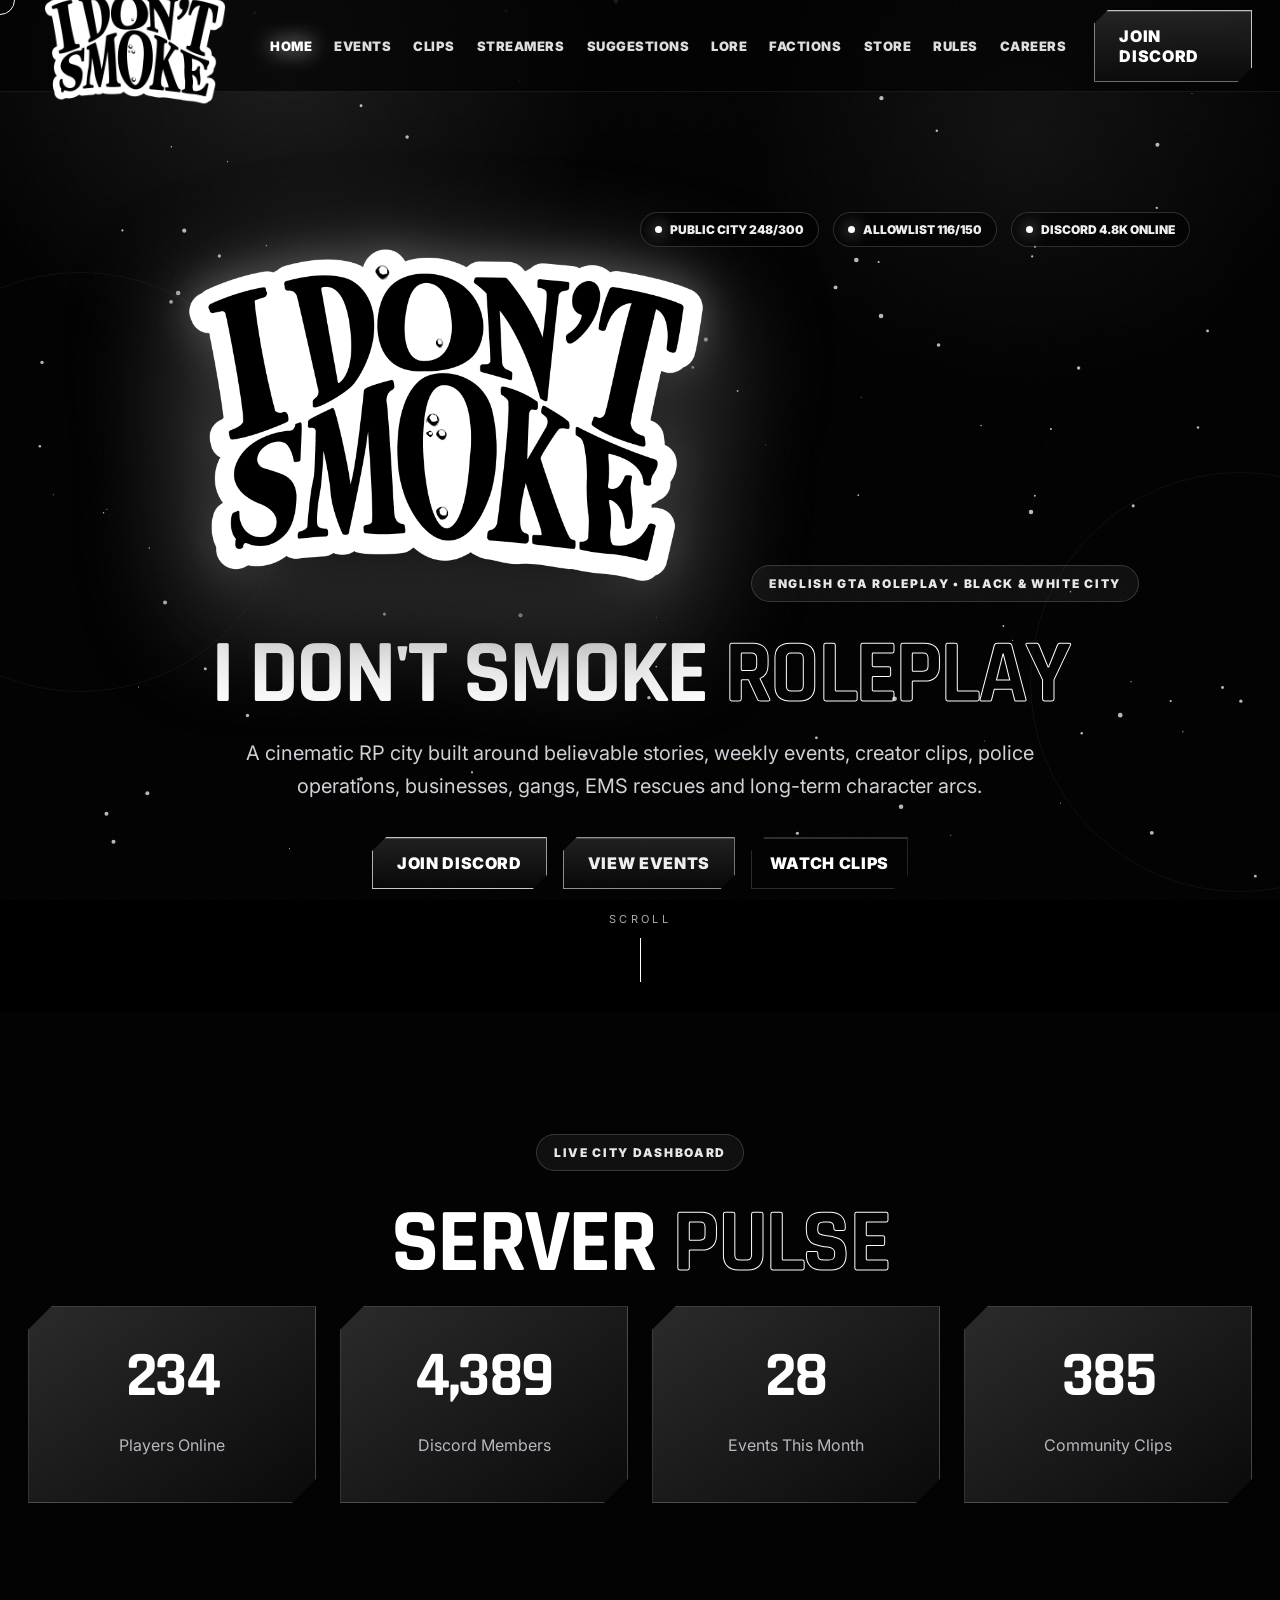
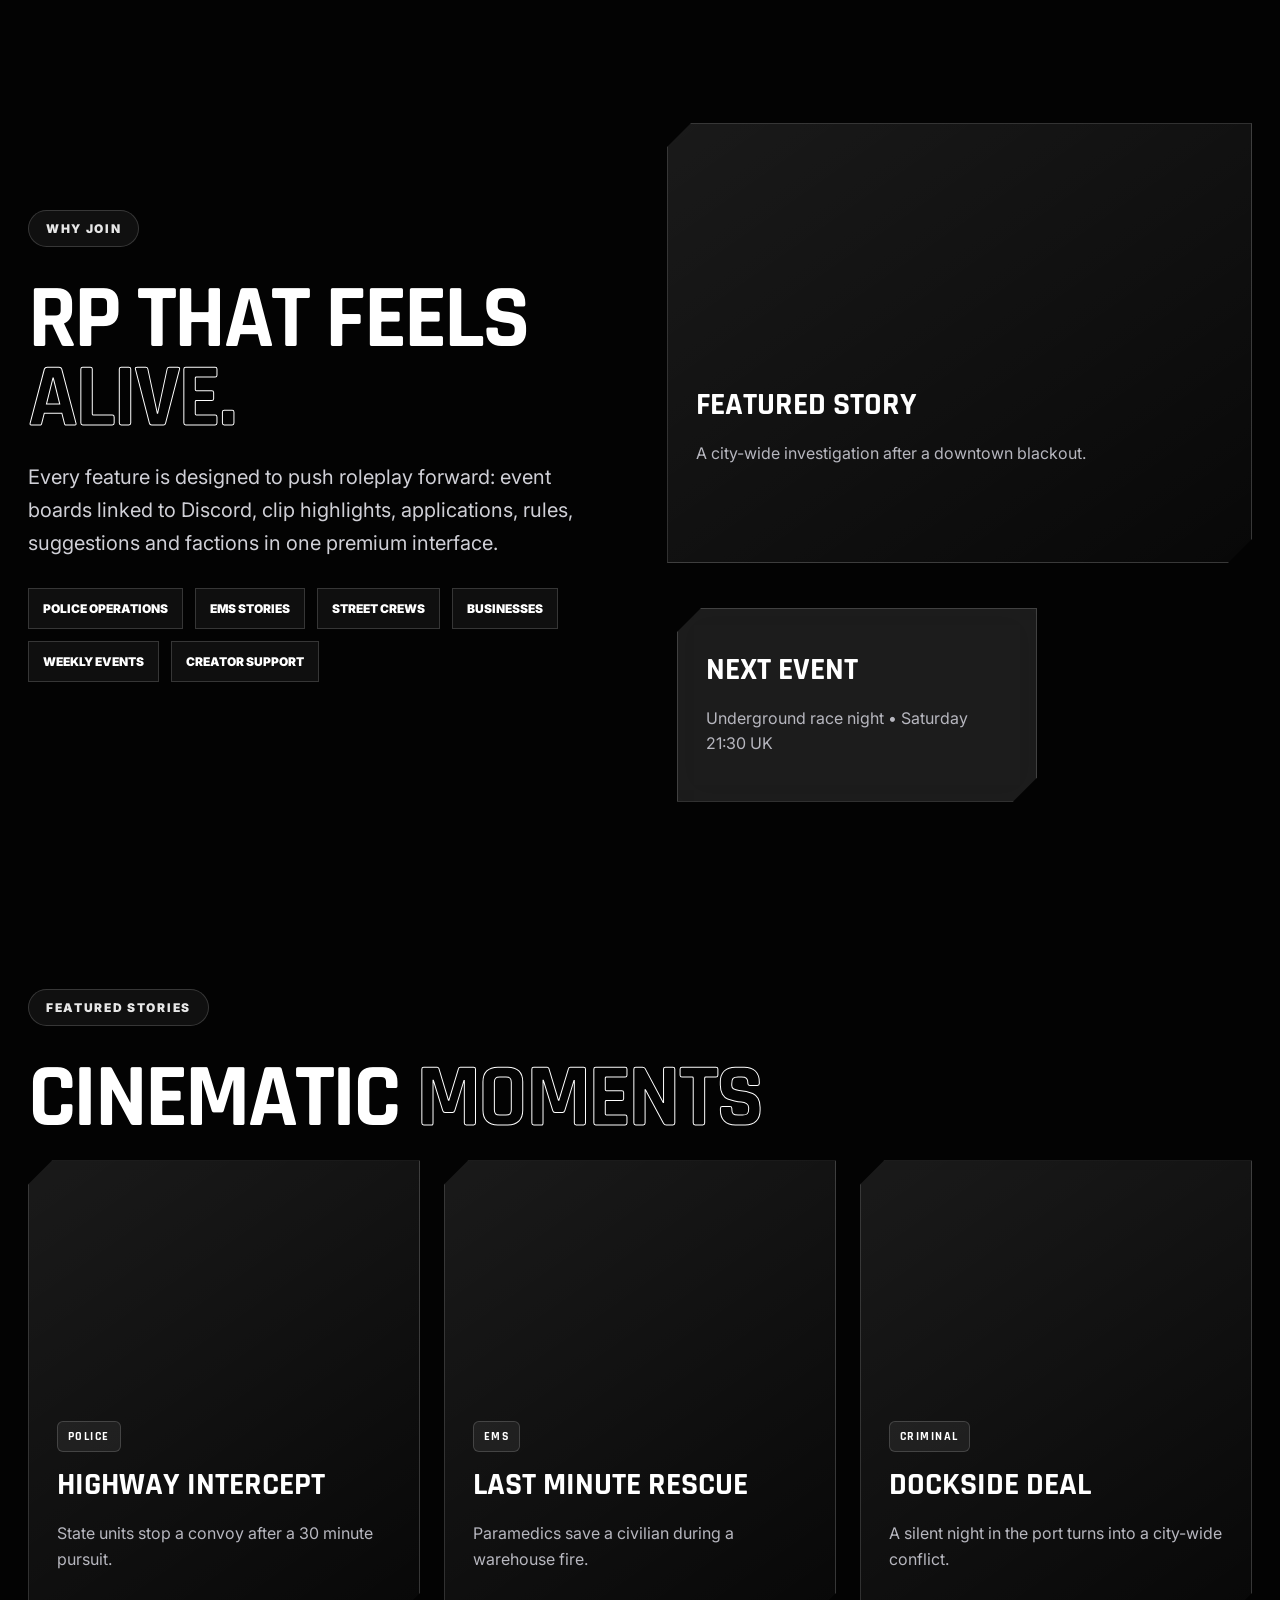
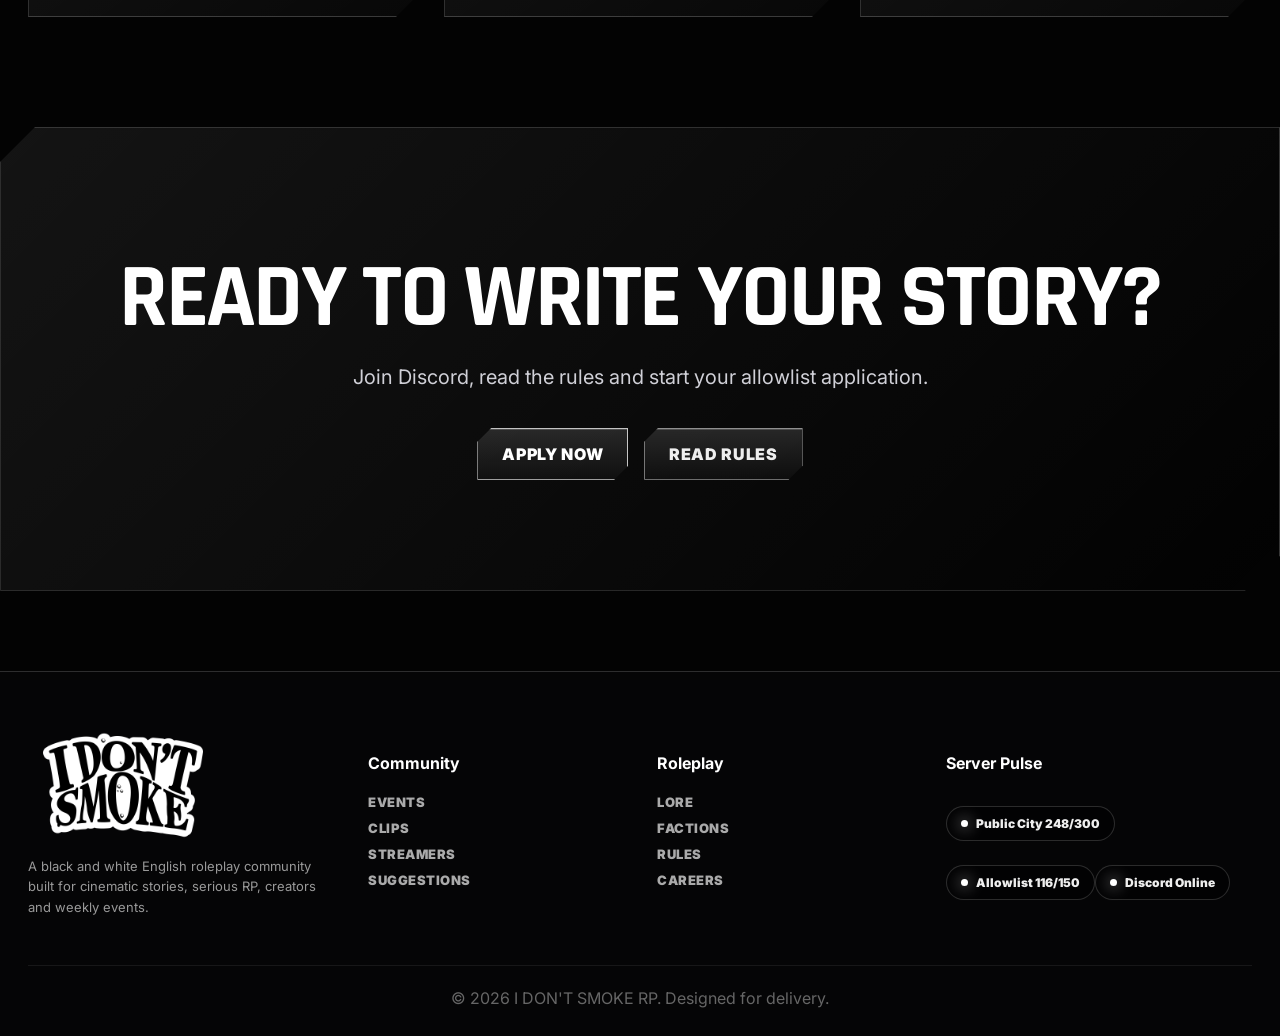
<file: index.html>
<!doctype html>
<html lang="en"><head>
<meta charset="utf-8"><meta name="viewport" content="width=device-width,initial-scale=1">
<meta name="description" content="I DON'T SMOKE Roleplay - premium English GTA roleplay community.">
<title>Home | I DON'T SMOKE RP</title>
<link rel="preconnect" href="https://fonts.googleapis.com"><link rel="preconnect" href="https://fonts.gstatic.com" crossorigin>
<link href="https://fonts.googleapis.com/css2?family=Inter:wght@400;500;700;900&family=Rajdhani:wght@600;700&display=swap" rel="stylesheet">
<link rel="stylesheet" href="styles.css"></head>
<body data-page="home">
<canvas id="bg3d" aria-hidden="true"></canvas><div class="noise"></div><div class="scanline"></div><div class="cursor"></div>
<div class="loader"><div class="loader-box"><img src="assets/logo.png" alt="I DON'T SMOKE logo"><p>Loading city interface</p><div class="bar"><i></i></div></div></div>
<nav class="nav"><div class="nav-inner"><a class="brand magnetic" href="index.html"><img src="assets/logo.png" alt="I DON'T SMOKE RP"></a><button class="hamb" aria-label="Open menu"><span></span><span></span></button><div class="links"><a class="active" href="index.html">Home</a><a class="" href="events.html">Events</a><a class="" href="clips.html">Clips</a><a class="" href="streamers.html">Streamers</a><a class="" href="suggestions.html">Suggestions</a><a class="" href="lore.html">Lore</a><a class="" href="factions.html">Factions</a><a class="" href="store.html">Store</a><a class="" href="rules.html">Rules</a><a class="" href="careers.html">Careers</a></div><a class="join magnetic" href="https://discord.com" target="_blank" rel="noreferrer">Join Discord</a></div></nav>
<aside class="mobile"><button class="close">×</button><img src="assets/logo.png" alt="logo"><div><a class="active" href="index.html">Home</a><a class="" href="events.html">Events</a><a class="" href="clips.html">Clips</a><a class="" href="streamers.html">Streamers</a><a class="" href="suggestions.html">Suggestions</a><a class="" href="lore.html">Lore</a><a class="" href="factions.html">Factions</a><a class="" href="store.html">Store</a><a class="" href="rules.html">Rules</a><a class="" href="careers.html">Careers</a></div><a class="btn wide" href="https://discord.com" target="_blank">Join Discord</a></aside>

<header class="hero cinematic">
  <div class="hero-video"></div><div class="orb orb1"></div><div class="orb orb2"></div>
  <div class="status reveal"><span class="pill"><span class="dot"></span>PUBLIC CITY 248/300</span><span class="pill"><span class="dot"></span>ALLOWLIST 116/150</span><span class="pill"><span class="dot"></span>DISCORD 4.8K ONLINE</span></div>
  <div class="hero-content reveal"><img class="hero-logo tilt-logo" src="assets/logo.png" alt="I DON'T SMOKE"><p class="eyebrow">ENGLISH GTA ROLEPLAY • BLACK & WHITE CITY</p><h1>I DON'T SMOKE <span class="outline">ROLEPLAY</span></h1><p class="lead">A cinematic RP city built around believable stories, weekly events, creator clips, police operations, businesses, gangs, EMS rescues and long-term character arcs.</p><div class="actions"><a class="btn magnetic" href="https://discord.com" target="_blank">Join Discord</a><a class="btn alt magnetic" href="events.html">View Events</a><a class="btn ghost magnetic" href="clips.html">Watch Clips</a></div></div>
  <div class="scrollhint">SCROLL <span></span></div>
</header>
<section class="section center"><p class="eyebrow">LIVE CITY DASHBOARD</p><h2 class="title">Server <span class="outline">Pulse</span></h2><div class="grid g4"><div class="card stat premium"><b data-count="248">0</b><p>Players Online</p></div><div class="card stat premium"><b data-count="4800">0</b><p>Discord Members</p></div><div class="card stat premium"><b data-count="28">0</b><p>Events This Month</p></div><div class="card stat premium"><b data-count="390">0</b><p>Community Clips</p></div></div></section>
<section class="section split"><div class="reveal"><p class="eyebrow">WHY JOIN</p><h2 class="title">RP that feels <span class="outline">alive.</span></h2><p class="lead left">Every feature is designed to push roleplay forward: event boards linked to Discord, clip highlights, applications, rules, suggestions and factions in one premium interface.</p><div class="mini-list"><span>Police operations</span><span>EMS stories</span><span>Street crews</span><span>Businesses</span><span>Weekly events</span><span>Creator support</span></div></div><div class="stack3d"><article class="card big"><div class="media img city"></div><h3>Featured Story</h3><p>A city-wide investigation after a downtown blackout.</p></article><article class="card floating"><h3>Next Event</h3><p>Underground race night • Saturday 21:30 UK</p></article></div></section>
<section class="section"><p class="eyebrow">FEATURED STORIES</p><h2 class="title">Cinematic <span class="outline">Moments</span></h2><div class="grid g3"><div class="card story"><div class="media img chase"></div><span class="tag">POLICE</span><h3>Highway Intercept</h3><p>State units stop a convoy after a 30 minute pursuit.</p></div><div class="card story"><div class="media img ems"></div><span class="tag">EMS</span><h3>Last Minute Rescue</h3><p>Paramedics save a civilian during a warehouse fire.</p></div><div class="card story"><div class="media img gang"></div><span class="tag">CRIMINAL</span><h3>Dockside Deal</h3><p>A silent night in the port turns into a city-wide conflict.</p></div></div></section>
<section class="section cta"><h2 class="title">Ready to write your story?</h2><p class="lead">Join Discord, read the rules and start your allowlist application.</p><div class="actions"><a class="btn" href="careers.html">Apply Now</a><a class="btn alt" href="rules.html">Read Rules</a></div></section>

<footer class="footer"><div class="footer-inner"><div><img src="assets/logo.png" alt="logo"><p class="small">A black and white English roleplay community built for cinematic stories, serious RP, creators and weekly events.</p></div><div><h4>Community</h4><a href="events.html">Events</a><a href="clips.html">Clips</a><a href="streamers.html">Streamers</a><a href="suggestions.html">Suggestions</a></div><div><h4>Roleplay</h4><a href="lore.html">Lore</a><a href="factions.html">Factions</a><a href="rules.html">Rules</a><a href="careers.html">Careers</a></div><div><h4>Server Pulse</h4><p class="pill"><span class="dot"></span>Public City 248/300</p><p class="pill"><span class="dot"></span>Allowlist 116/150</p><p class="pill"><span class="dot"></span>Discord Online</p></div></div><div class="copy">© 2026 I DON'T SMOKE RP. Designed for delivery.</div></footer>
<script src="script.js"></script></body></html>
</file>
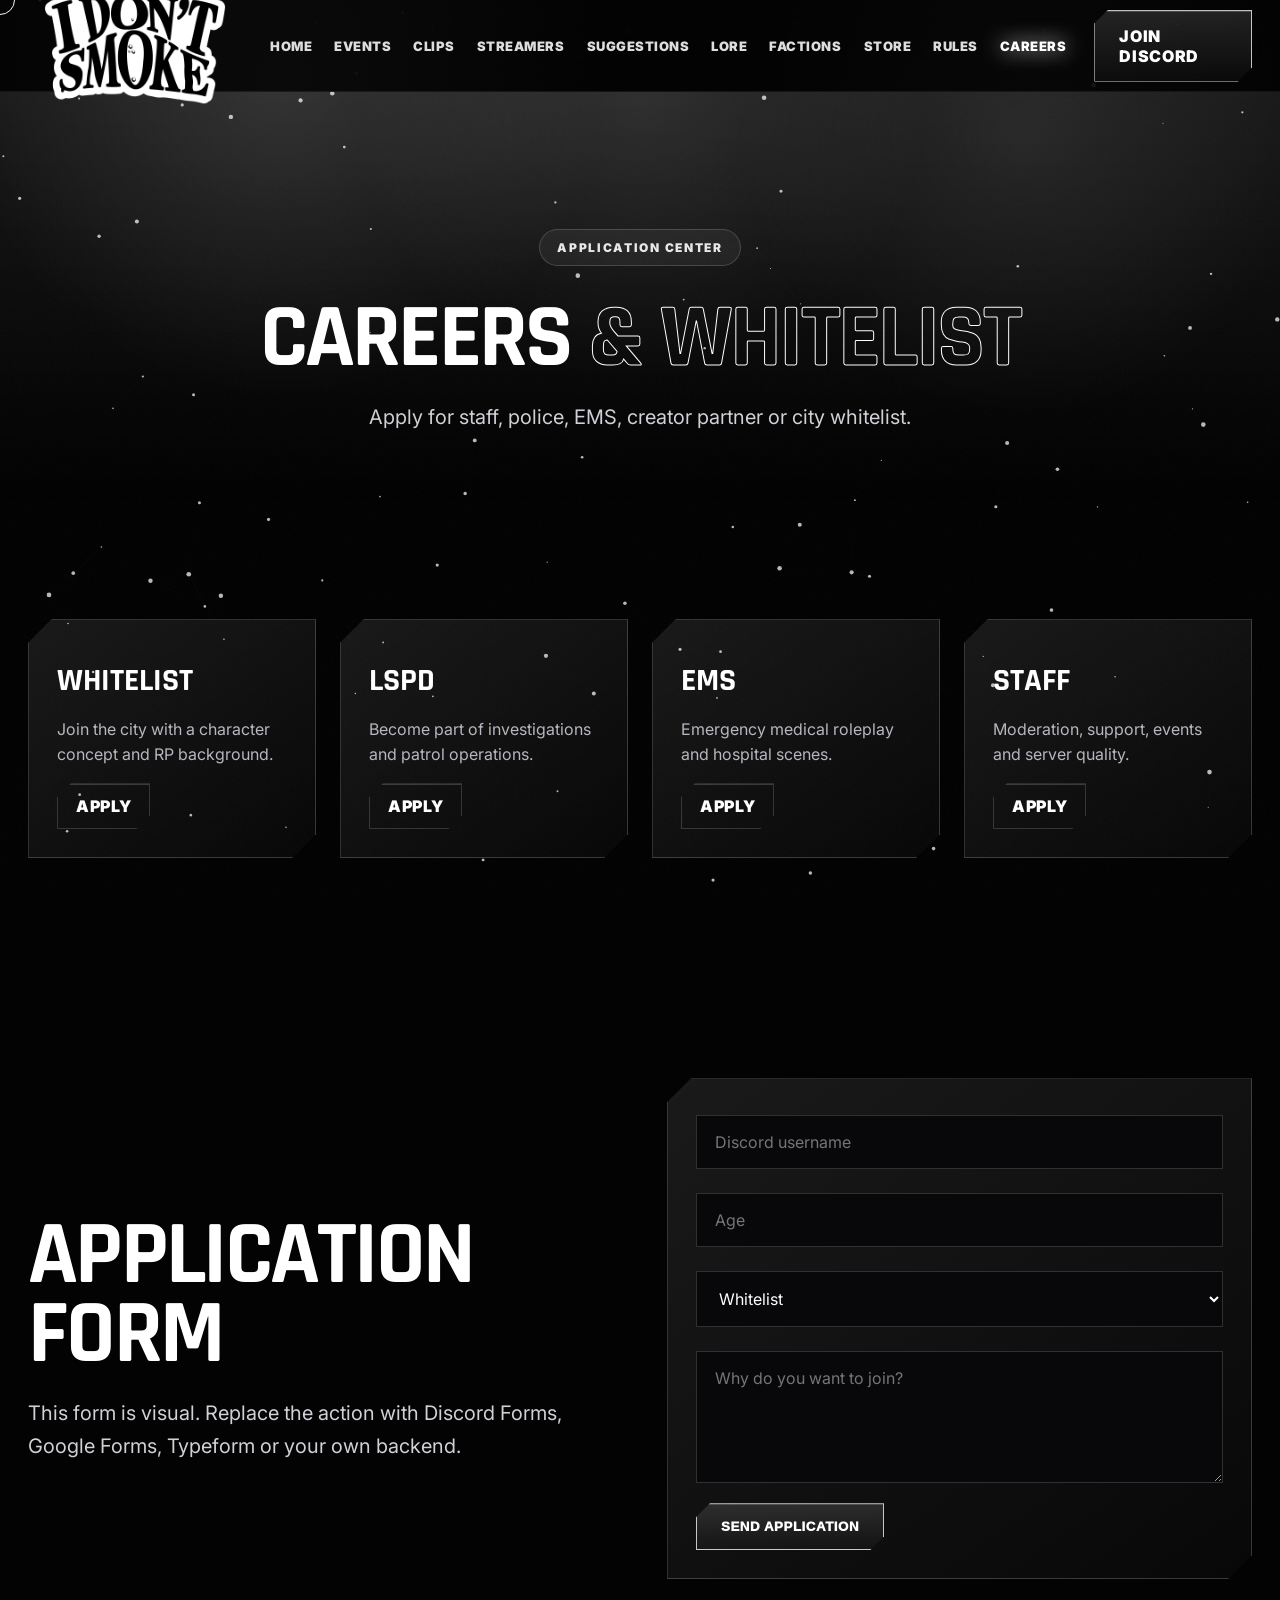
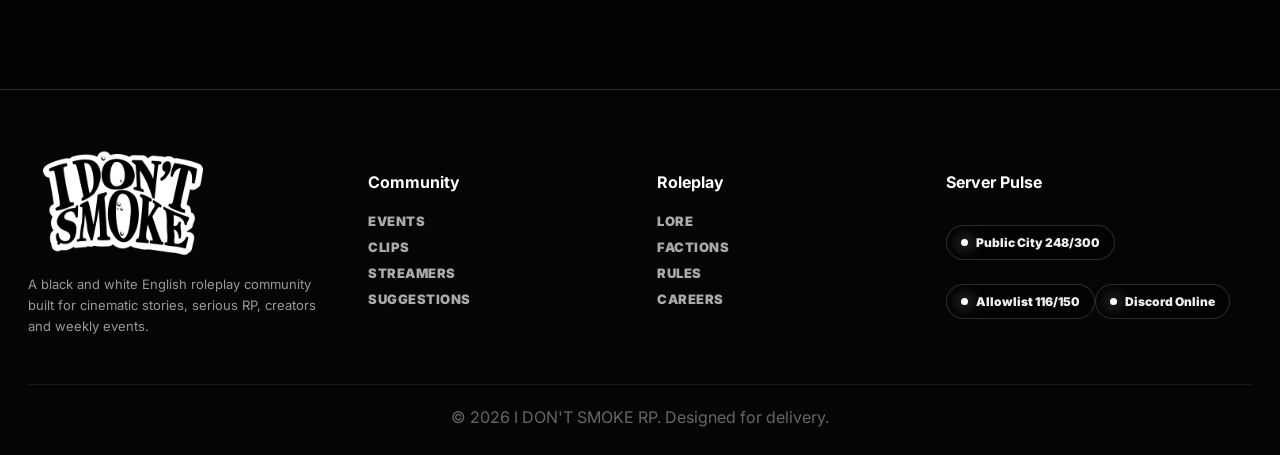
<file: careers.html>
<!doctype html>
<html lang="en"><head>
<meta charset="utf-8"><meta name="viewport" content="width=device-width,initial-scale=1">
<meta name="description" content="I DON'T SMOKE Roleplay - premium English GTA roleplay community.">
<title>Careers | I DON'T SMOKE RP</title>
<link rel="preconnect" href="https://fonts.googleapis.com"><link rel="preconnect" href="https://fonts.gstatic.com" crossorigin>
<link href="https://fonts.googleapis.com/css2?family=Inter:wght@400;500;700;900&family=Rajdhani:wght@600;700&display=swap" rel="stylesheet">
<link rel="stylesheet" href="styles.css"></head>
<body data-page="careers">
<canvas id="bg3d" aria-hidden="true"></canvas><div class="noise"></div><div class="scanline"></div><div class="cursor"></div>
<div class="loader"><div class="loader-box"><img src="assets/logo.png" alt="I DON'T SMOKE logo"><p>Loading city interface</p><div class="bar"><i></i></div></div></div>
<nav class="nav"><div class="nav-inner"><a class="brand magnetic" href="index.html"><img src="assets/logo.png" alt="I DON'T SMOKE RP"></a><button class="hamb" aria-label="Open menu"><span></span><span></span></button><div class="links"><a class="" href="index.html">Home</a><a class="" href="events.html">Events</a><a class="" href="clips.html">Clips</a><a class="" href="streamers.html">Streamers</a><a class="" href="suggestions.html">Suggestions</a><a class="" href="lore.html">Lore</a><a class="" href="factions.html">Factions</a><a class="" href="store.html">Store</a><a class="" href="rules.html">Rules</a><a class="active" href="careers.html">Careers</a></div><a class="join magnetic" href="https://discord.com" target="_blank" rel="noreferrer">Join Discord</a></div></nav>
<aside class="mobile"><button class="close">×</button><img src="assets/logo.png" alt="logo"><div><a class="" href="index.html">Home</a><a class="" href="events.html">Events</a><a class="" href="clips.html">Clips</a><a class="" href="streamers.html">Streamers</a><a class="" href="suggestions.html">Suggestions</a><a class="" href="lore.html">Lore</a><a class="" href="factions.html">Factions</a><a class="" href="store.html">Store</a><a class="" href="rules.html">Rules</a><a class="active" href="careers.html">Careers</a></div><a class="btn wide" href="https://discord.com" target="_blank">Join Discord</a></aside>
<header class="page-hero"><p class="eyebrow">APPLICATION CENTER</p><h1 class="title">Careers <span class="outline">& Whitelist</span></h1><p class="lead">Apply for staff, police, EMS, creator partner or city whitelist.</p></header><section class="section"><div class="grid g4"><div class="card"><h3>Whitelist</h3><p>Join the city with a character concept and RP background.</p><a class="btn ghost">Apply</a></div><div class="card"><h3>LSPD</h3><p>Become part of investigations and patrol operations.</p><a class="btn ghost">Apply</a></div><div class="card"><h3>EMS</h3><p>Emergency medical roleplay and hospital scenes.</p><a class="btn ghost">Apply</a></div><div class="card"><h3>Staff</h3><p>Moderation, support, events and server quality.</p><a class="btn ghost">Apply</a></div></div></section><section class="section split"><div><h2 class="title">Application Form</h2><p class="lead left">This form is visual. Replace the action with Discord Forms, Google Forms, Typeform or your own backend.</p></div><form class="card form"><input placeholder="Discord username"><input placeholder="Age"><select><option>Whitelist</option><option>LSPD</option><option>EMS</option><option>Staff</option><option>Creator</option></select><textarea placeholder="Why do you want to join?"></textarea><button class="btn" type="button">Send Application</button></form></section>
<footer class="footer"><div class="footer-inner"><div><img src="assets/logo.png" alt="logo"><p class="small">A black and white English roleplay community built for cinematic stories, serious RP, creators and weekly events.</p></div><div><h4>Community</h4><a href="events.html">Events</a><a href="clips.html">Clips</a><a href="streamers.html">Streamers</a><a href="suggestions.html">Suggestions</a></div><div><h4>Roleplay</h4><a href="lore.html">Lore</a><a href="factions.html">Factions</a><a href="rules.html">Rules</a><a href="careers.html">Careers</a></div><div><h4>Server Pulse</h4><p class="pill"><span class="dot"></span>Public City 248/300</p><p class="pill"><span class="dot"></span>Allowlist 116/150</p><p class="pill"><span class="dot"></span>Discord Online</p></div></div><div class="copy">© 2026 I DON'T SMOKE RP. Designed for delivery.</div></footer>
<script src="script.js"></script></body></html>
</file>
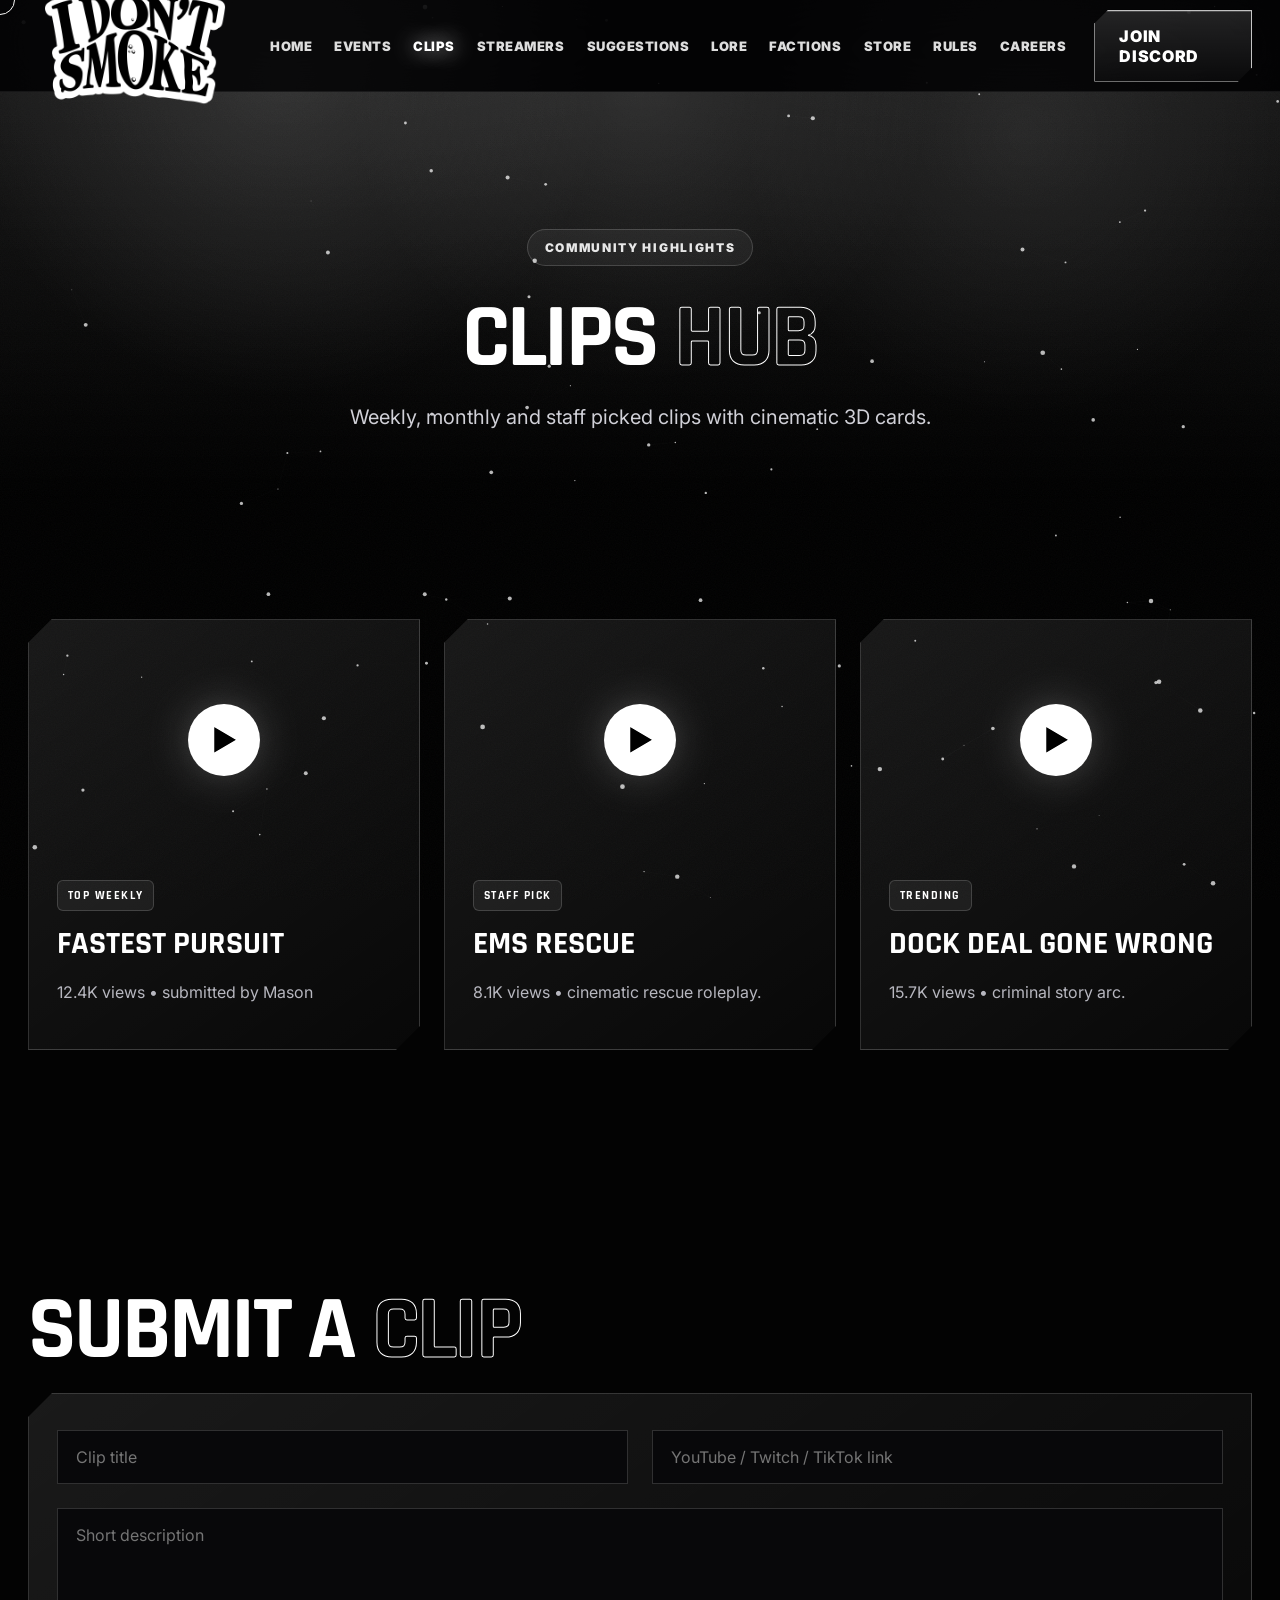
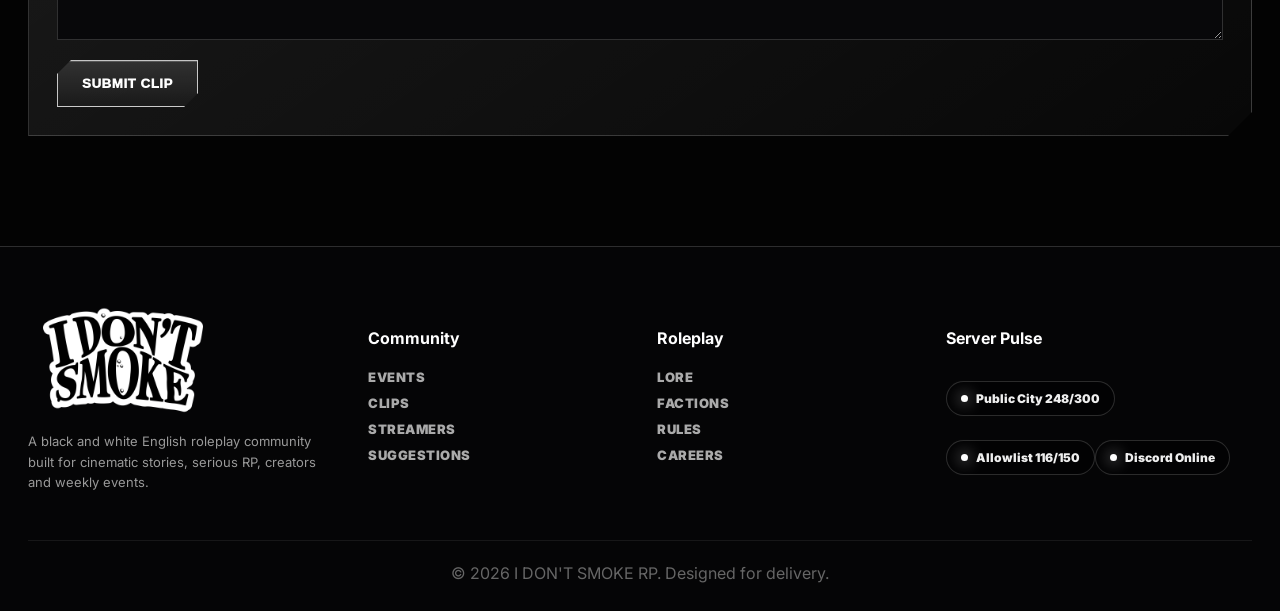
<file: clips.html>
<!doctype html>
<html lang="en"><head>
<meta charset="utf-8"><meta name="viewport" content="width=device-width,initial-scale=1">
<meta name="description" content="I DON'T SMOKE Roleplay - premium English GTA roleplay community.">
<title>Clips | I DON'T SMOKE RP</title>
<link rel="preconnect" href="https://fonts.googleapis.com"><link rel="preconnect" href="https://fonts.gstatic.com" crossorigin>
<link href="https://fonts.googleapis.com/css2?family=Inter:wght@400;500;700;900&family=Rajdhani:wght@600;700&display=swap" rel="stylesheet">
<link rel="stylesheet" href="styles.css"></head>
<body data-page="clips">
<canvas id="bg3d" aria-hidden="true"></canvas><div class="noise"></div><div class="scanline"></div><div class="cursor"></div>
<div class="loader"><div class="loader-box"><img src="assets/logo.png" alt="I DON'T SMOKE logo"><p>Loading city interface</p><div class="bar"><i></i></div></div></div>
<nav class="nav"><div class="nav-inner"><a class="brand magnetic" href="index.html"><img src="assets/logo.png" alt="I DON'T SMOKE RP"></a><button class="hamb" aria-label="Open menu"><span></span><span></span></button><div class="links"><a class="" href="index.html">Home</a><a class="" href="events.html">Events</a><a class="active" href="clips.html">Clips</a><a class="" href="streamers.html">Streamers</a><a class="" href="suggestions.html">Suggestions</a><a class="" href="lore.html">Lore</a><a class="" href="factions.html">Factions</a><a class="" href="store.html">Store</a><a class="" href="rules.html">Rules</a><a class="" href="careers.html">Careers</a></div><a class="join magnetic" href="https://discord.com" target="_blank" rel="noreferrer">Join Discord</a></div></nav>
<aside class="mobile"><button class="close">×</button><img src="assets/logo.png" alt="logo"><div><a class="" href="index.html">Home</a><a class="" href="events.html">Events</a><a class="active" href="clips.html">Clips</a><a class="" href="streamers.html">Streamers</a><a class="" href="suggestions.html">Suggestions</a><a class="" href="lore.html">Lore</a><a class="" href="factions.html">Factions</a><a class="" href="store.html">Store</a><a class="" href="rules.html">Rules</a><a class="" href="careers.html">Careers</a></div><a class="btn wide" href="https://discord.com" target="_blank">Join Discord</a></aside>
<header class="page-hero"><p class="eyebrow">COMMUNITY HIGHLIGHTS</p><h1 class="title">Clips <span class="outline">Hub</span></h1><p class="lead">Weekly, monthly and staff picked clips with cinematic 3D cards.</p></header><section class="section"><div class="grid g3"><div class="card clip"><div class="media img chase"><span class="play">▶</span></div><span class="tag">TOP WEEKLY</span><h3>Fastest Pursuit</h3><p>12.4K views • submitted by Mason</p></div><div class="card clip"><div class="media img ems"><span class="play">▶</span></div><span class="tag">STAFF PICK</span><h3>EMS Rescue</h3><p>8.1K views • cinematic rescue roleplay.</p></div><div class="card clip"><div class="media img gang"><span class="play">▶</span></div><span class="tag">TRENDING</span><h3>Dock Deal Gone Wrong</h3><p>15.7K views • criminal story arc.</p></div></div></section><section class="section"><h2 class="title">Submit a <span class="outline">Clip</span></h2><form class="card form"><div class="grid g2"><input placeholder="Clip title"><input placeholder="YouTube / Twitch / TikTok link"></div><textarea placeholder="Short description"></textarea><button class="btn" type="button">Submit Clip</button></form></section>
<footer class="footer"><div class="footer-inner"><div><img src="assets/logo.png" alt="logo"><p class="small">A black and white English roleplay community built for cinematic stories, serious RP, creators and weekly events.</p></div><div><h4>Community</h4><a href="events.html">Events</a><a href="clips.html">Clips</a><a href="streamers.html">Streamers</a><a href="suggestions.html">Suggestions</a></div><div><h4>Roleplay</h4><a href="lore.html">Lore</a><a href="factions.html">Factions</a><a href="rules.html">Rules</a><a href="careers.html">Careers</a></div><div><h4>Server Pulse</h4><p class="pill"><span class="dot"></span>Public City 248/300</p><p class="pill"><span class="dot"></span>Allowlist 116/150</p><p class="pill"><span class="dot"></span>Discord Online</p></div></div><div class="copy">© 2026 I DON'T SMOKE RP. Designed for delivery.</div></footer>
<script src="script.js"></script></body></html>
</file>
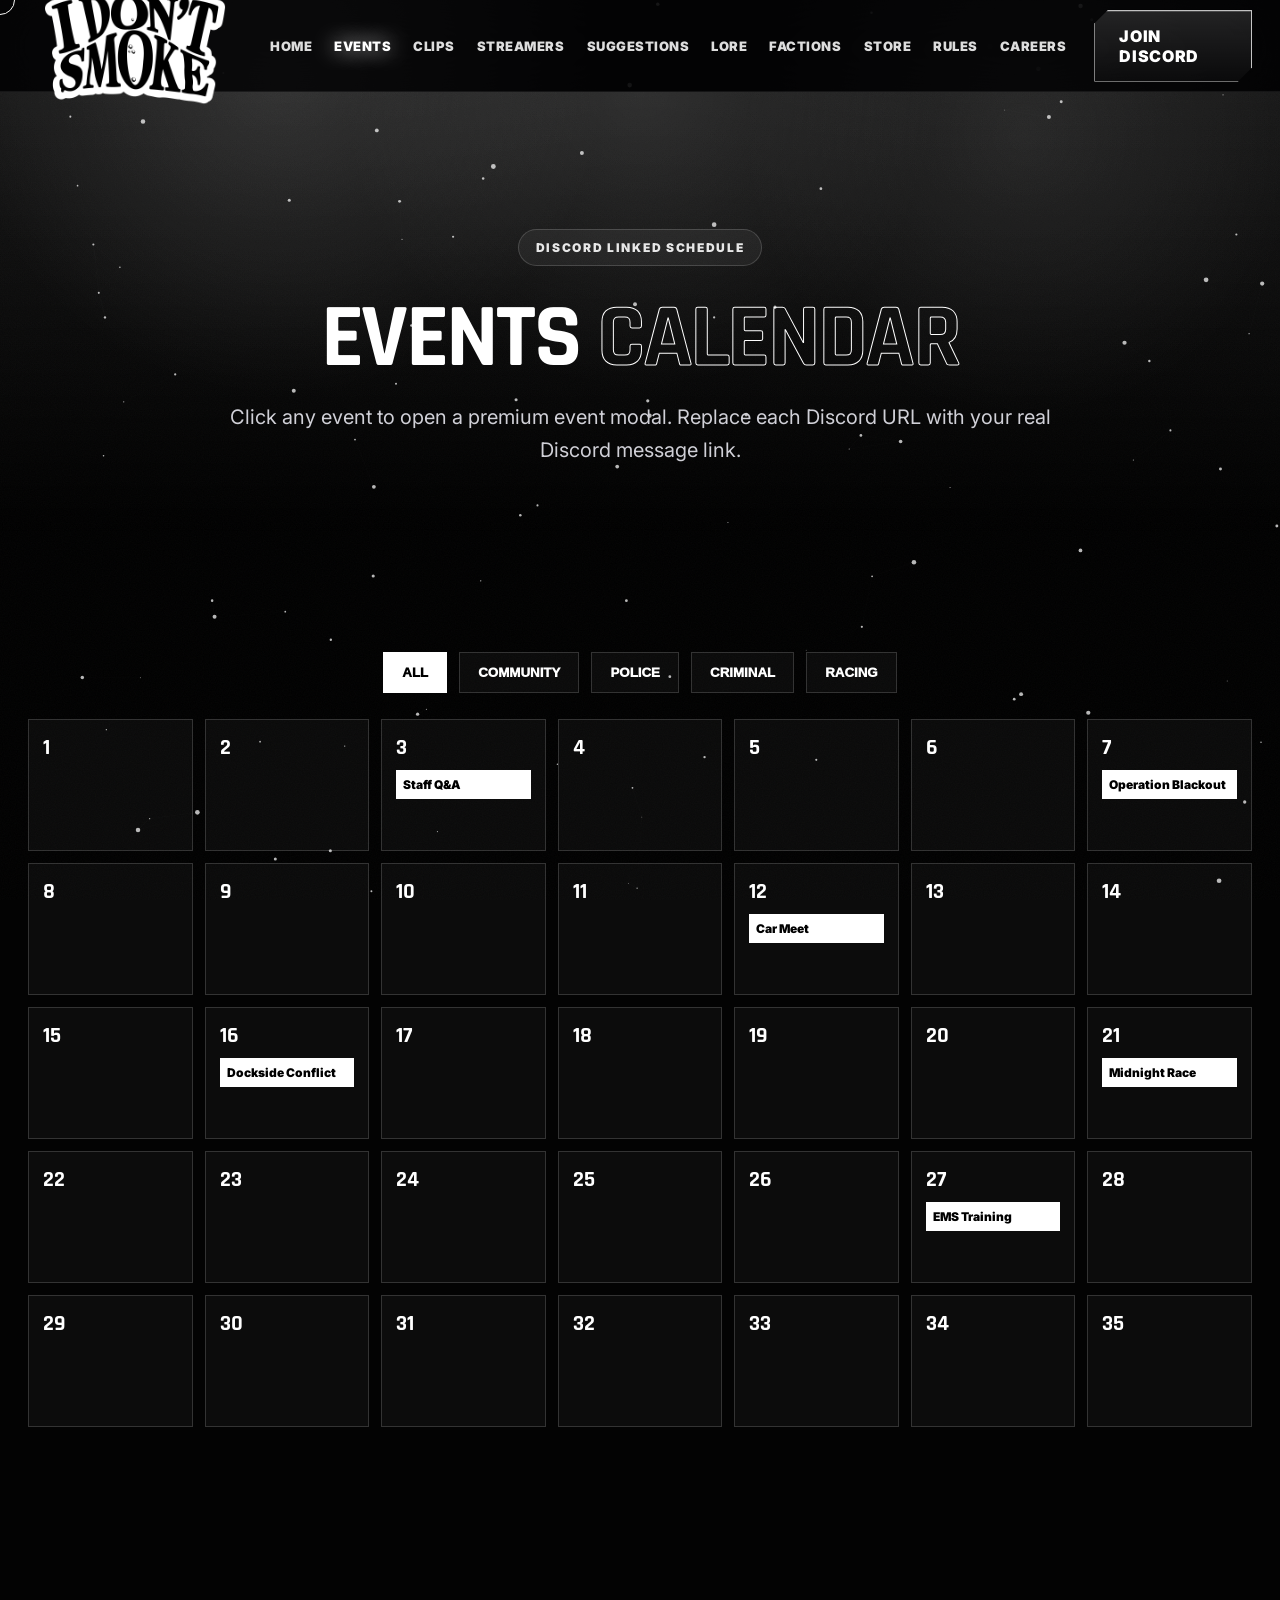
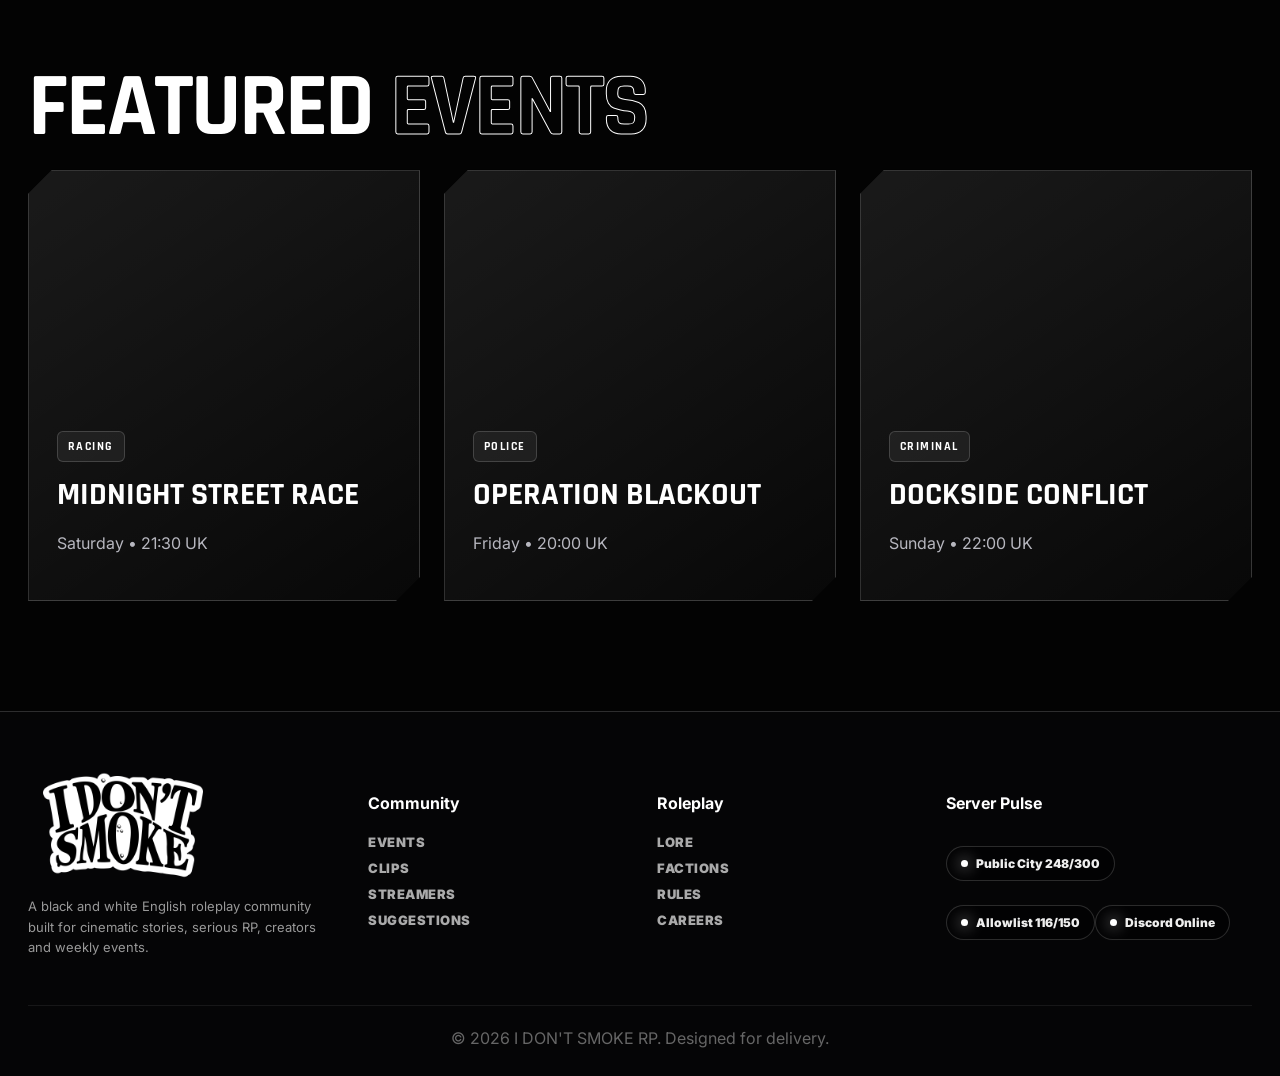
<file: events.html>
<!doctype html>
<html lang="en"><head>
<meta charset="utf-8"><meta name="viewport" content="width=device-width,initial-scale=1">
<meta name="description" content="I DON'T SMOKE Roleplay - premium English GTA roleplay community.">
<title>Events | I DON'T SMOKE RP</title>
<link rel="preconnect" href="https://fonts.googleapis.com"><link rel="preconnect" href="https://fonts.gstatic.com" crossorigin>
<link href="https://fonts.googleapis.com/css2?family=Inter:wght@400;500;700;900&family=Rajdhani:wght@600;700&display=swap" rel="stylesheet">
<link rel="stylesheet" href="styles.css"></head>
<body data-page="events">
<canvas id="bg3d" aria-hidden="true"></canvas><div class="noise"></div><div class="scanline"></div><div class="cursor"></div>
<div class="loader"><div class="loader-box"><img src="assets/logo.png" alt="I DON'T SMOKE logo"><p>Loading city interface</p><div class="bar"><i></i></div></div></div>
<nav class="nav"><div class="nav-inner"><a class="brand magnetic" href="index.html"><img src="assets/logo.png" alt="I DON'T SMOKE RP"></a><button class="hamb" aria-label="Open menu"><span></span><span></span></button><div class="links"><a class="" href="index.html">Home</a><a class="active" href="events.html">Events</a><a class="" href="clips.html">Clips</a><a class="" href="streamers.html">Streamers</a><a class="" href="suggestions.html">Suggestions</a><a class="" href="lore.html">Lore</a><a class="" href="factions.html">Factions</a><a class="" href="store.html">Store</a><a class="" href="rules.html">Rules</a><a class="" href="careers.html">Careers</a></div><a class="join magnetic" href="https://discord.com" target="_blank" rel="noreferrer">Join Discord</a></div></nav>
<aside class="mobile"><button class="close">×</button><img src="assets/logo.png" alt="logo"><div><a class="" href="index.html">Home</a><a class="active" href="events.html">Events</a><a class="" href="clips.html">Clips</a><a class="" href="streamers.html">Streamers</a><a class="" href="suggestions.html">Suggestions</a><a class="" href="lore.html">Lore</a><a class="" href="factions.html">Factions</a><a class="" href="store.html">Store</a><a class="" href="rules.html">Rules</a><a class="" href="careers.html">Careers</a></div><a class="btn wide" href="https://discord.com" target="_blank">Join Discord</a></aside>
<header class="page-hero"><p class="eyebrow">DISCORD LINKED SCHEDULE</p><h1 class="title">Events <span class="outline">Calendar</span></h1><p class="lead">Click any event to open a premium event modal. Replace each Discord URL with your real Discord message link.</p></header>
<section class="section"><div class="event-toolbar"><button class="chip active" data-filter="all">All</button><button class="chip" data-filter="community">Community</button><button class="chip" data-filter="police">Police</button><button class="chip" data-filter="criminal">Criminal</button><button class="chip" data-filter="racing">Racing</button></div><div class="calendar premium-calendar" id="calendar"></div></section>
<section class="section"><h2 class="title">Featured <span class="outline">Events</span></h2><div class="grid g3"><article class="card event-card" data-cat="racing" data-title="Midnight Street Race" data-time="Saturday • 21:30 UK" data-desc="A community street race across the city. Winners receive in-game prizes and a Hall of Fame feature." data-discord="https://discord.com"><div class="media img race"></div><span class="tag">RACING</span><h3>Midnight Street Race</h3><p>Saturday • 21:30 UK</p></article><article class="card event-card" data-cat="police" data-title="Operation Blackout" data-time="Friday • 20:00 UK" data-desc="LSPD and EMS coordinated emergency simulation with staff-run scenarios." data-discord="https://discord.com"><div class="media img police"></div><span class="tag">POLICE</span><h3>Operation Blackout</h3><p>Friday • 20:00 UK</p></article><article class="card event-card" data-cat="criminal" data-title="Dockside Conflict" data-time="Sunday • 22:00 UK" data-desc="Criminal factions negotiate territory around the docks during a staff-led story event." data-discord="https://discord.com"><div class="media img docks"></div><span class="tag">CRIMINAL</span><h3>Dockside Conflict</h3><p>Sunday • 22:00 UK</p></article></div></section><div class="modal" id="eventModal"><div class="modal-card"><button class="modal-close">×</button><span class="tag" id="mCat">EVENT</span><h2 id="mTitle">Event</h2><p class="small" id="mTime"></p><p id="mDesc"></p><a class="btn" id="mDiscord" target="_blank">Open Discord Message</a></div></div>
<footer class="footer"><div class="footer-inner"><div><img src="assets/logo.png" alt="logo"><p class="small">A black and white English roleplay community built for cinematic stories, serious RP, creators and weekly events.</p></div><div><h4>Community</h4><a href="events.html">Events</a><a href="clips.html">Clips</a><a href="streamers.html">Streamers</a><a href="suggestions.html">Suggestions</a></div><div><h4>Roleplay</h4><a href="lore.html">Lore</a><a href="factions.html">Factions</a><a href="rules.html">Rules</a><a href="careers.html">Careers</a></div><div><h4>Server Pulse</h4><p class="pill"><span class="dot"></span>Public City 248/300</p><p class="pill"><span class="dot"></span>Allowlist 116/150</p><p class="pill"><span class="dot"></span>Discord Online</p></div></div><div class="copy">© 2026 I DON'T SMOKE RP. Designed for delivery.</div></footer>
<script src="script.js"></script></body></html>
</file>
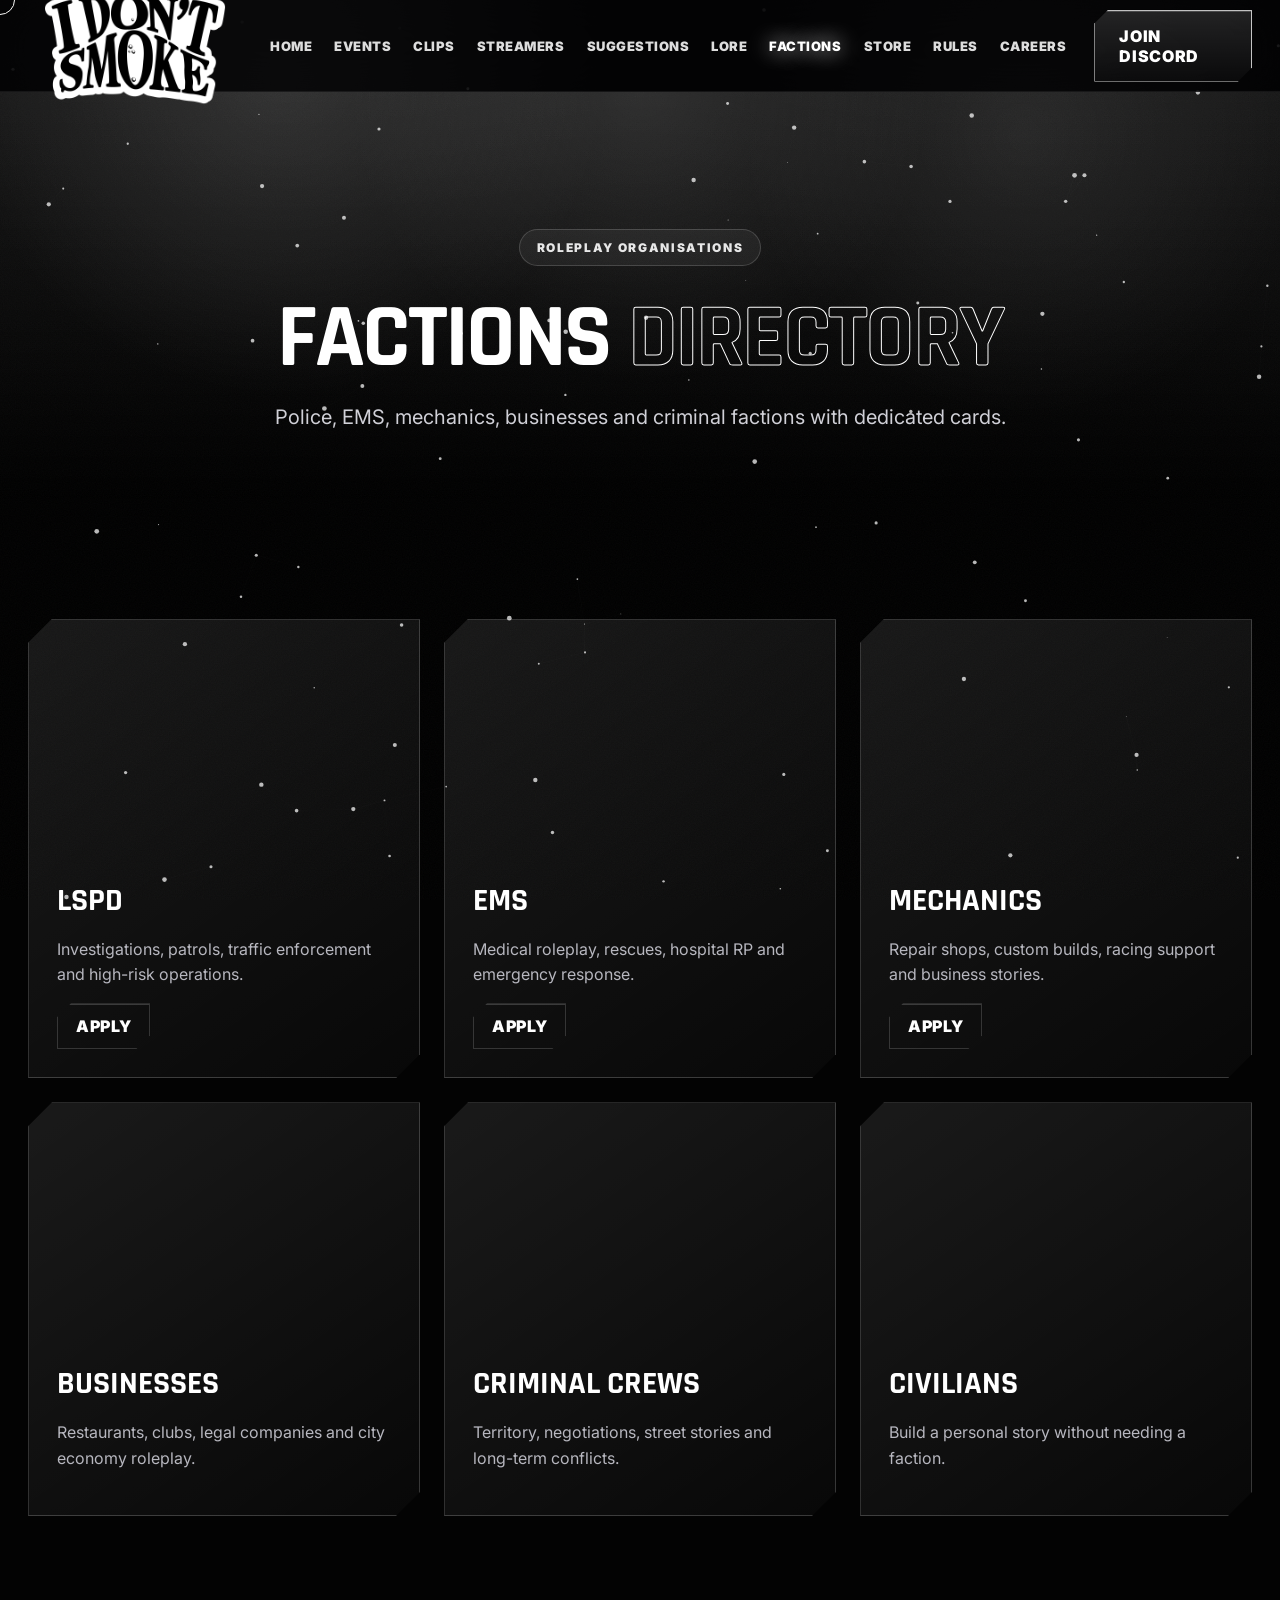
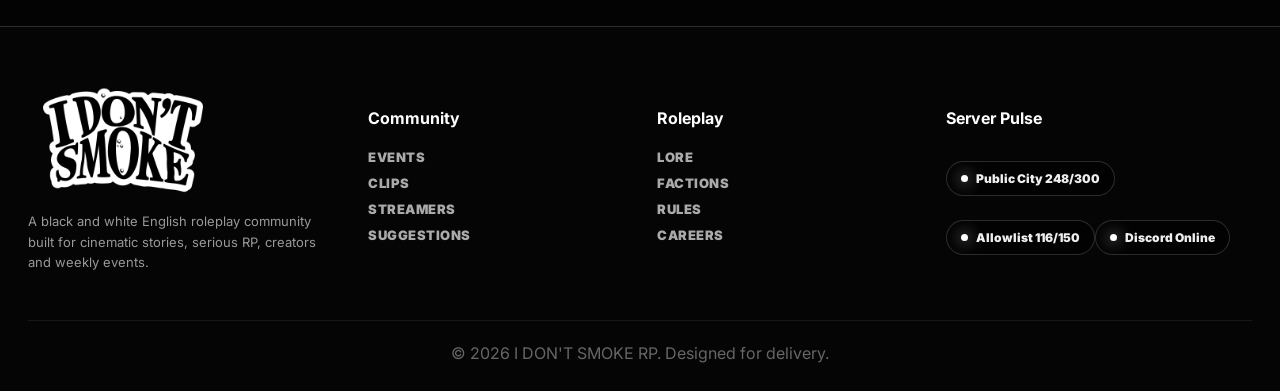
<file: factions.html>
<!doctype html>
<html lang="en"><head>
<meta charset="utf-8"><meta name="viewport" content="width=device-width,initial-scale=1">
<meta name="description" content="I DON'T SMOKE Roleplay - premium English GTA roleplay community.">
<title>Factions | I DON'T SMOKE RP</title>
<link rel="preconnect" href="https://fonts.googleapis.com"><link rel="preconnect" href="https://fonts.gstatic.com" crossorigin>
<link href="https://fonts.googleapis.com/css2?family=Inter:wght@400;500;700;900&family=Rajdhani:wght@600;700&display=swap" rel="stylesheet">
<link rel="stylesheet" href="styles.css"></head>
<body data-page="factions">
<canvas id="bg3d" aria-hidden="true"></canvas><div class="noise"></div><div class="scanline"></div><div class="cursor"></div>
<div class="loader"><div class="loader-box"><img src="assets/logo.png" alt="I DON'T SMOKE logo"><p>Loading city interface</p><div class="bar"><i></i></div></div></div>
<nav class="nav"><div class="nav-inner"><a class="brand magnetic" href="index.html"><img src="assets/logo.png" alt="I DON'T SMOKE RP"></a><button class="hamb" aria-label="Open menu"><span></span><span></span></button><div class="links"><a class="" href="index.html">Home</a><a class="" href="events.html">Events</a><a class="" href="clips.html">Clips</a><a class="" href="streamers.html">Streamers</a><a class="" href="suggestions.html">Suggestions</a><a class="" href="lore.html">Lore</a><a class="active" href="factions.html">Factions</a><a class="" href="store.html">Store</a><a class="" href="rules.html">Rules</a><a class="" href="careers.html">Careers</a></div><a class="join magnetic" href="https://discord.com" target="_blank" rel="noreferrer">Join Discord</a></div></nav>
<aside class="mobile"><button class="close">×</button><img src="assets/logo.png" alt="logo"><div><a class="" href="index.html">Home</a><a class="" href="events.html">Events</a><a class="" href="clips.html">Clips</a><a class="" href="streamers.html">Streamers</a><a class="" href="suggestions.html">Suggestions</a><a class="" href="lore.html">Lore</a><a class="active" href="factions.html">Factions</a><a class="" href="store.html">Store</a><a class="" href="rules.html">Rules</a><a class="" href="careers.html">Careers</a></div><a class="btn wide" href="https://discord.com" target="_blank">Join Discord</a></aside>
<header class="page-hero"><p class="eyebrow">ROLEPLAY ORGANISATIONS</p><h1 class="title">Factions <span class="outline">Directory</span></h1><p class="lead">Police, EMS, mechanics, businesses and criminal factions with dedicated cards.</p></header><section class="section"><div class="grid g3"><div class="card faction"><div class="media img police"></div><h3>LSPD</h3><p>Investigations, patrols, traffic enforcement and high-risk operations.</p><a class="btn ghost" href="careers.html">Apply</a></div><div class="card faction"><div class="media img ems"></div><h3>EMS</h3><p>Medical roleplay, rescues, hospital RP and emergency response.</p><a class="btn ghost" href="careers.html">Apply</a></div><div class="card faction"><div class="media img mech"></div><h3>Mechanics</h3><p>Repair shops, custom builds, racing support and business stories.</p><a class="btn ghost" href="careers.html">Apply</a></div><div class="card faction"><div class="media img city"></div><h3>Businesses</h3><p>Restaurants, clubs, legal companies and city economy roleplay.</p></div><div class="card faction"><div class="media img gang"></div><h3>Criminal Crews</h3><p>Territory, negotiations, street stories and long-term conflicts.</p></div><div class="card faction"><div class="media img docks"></div><h3>Civilians</h3><p>Build a personal story without needing a faction.</p></div></div></section>
<footer class="footer"><div class="footer-inner"><div><img src="assets/logo.png" alt="logo"><p class="small">A black and white English roleplay community built for cinematic stories, serious RP, creators and weekly events.</p></div><div><h4>Community</h4><a href="events.html">Events</a><a href="clips.html">Clips</a><a href="streamers.html">Streamers</a><a href="suggestions.html">Suggestions</a></div><div><h4>Roleplay</h4><a href="lore.html">Lore</a><a href="factions.html">Factions</a><a href="rules.html">Rules</a><a href="careers.html">Careers</a></div><div><h4>Server Pulse</h4><p class="pill"><span class="dot"></span>Public City 248/300</p><p class="pill"><span class="dot"></span>Allowlist 116/150</p><p class="pill"><span class="dot"></span>Discord Online</p></div></div><div class="copy">© 2026 I DON'T SMOKE RP. Designed for delivery.</div></footer>
<script src="script.js"></script></body></html>
</file>
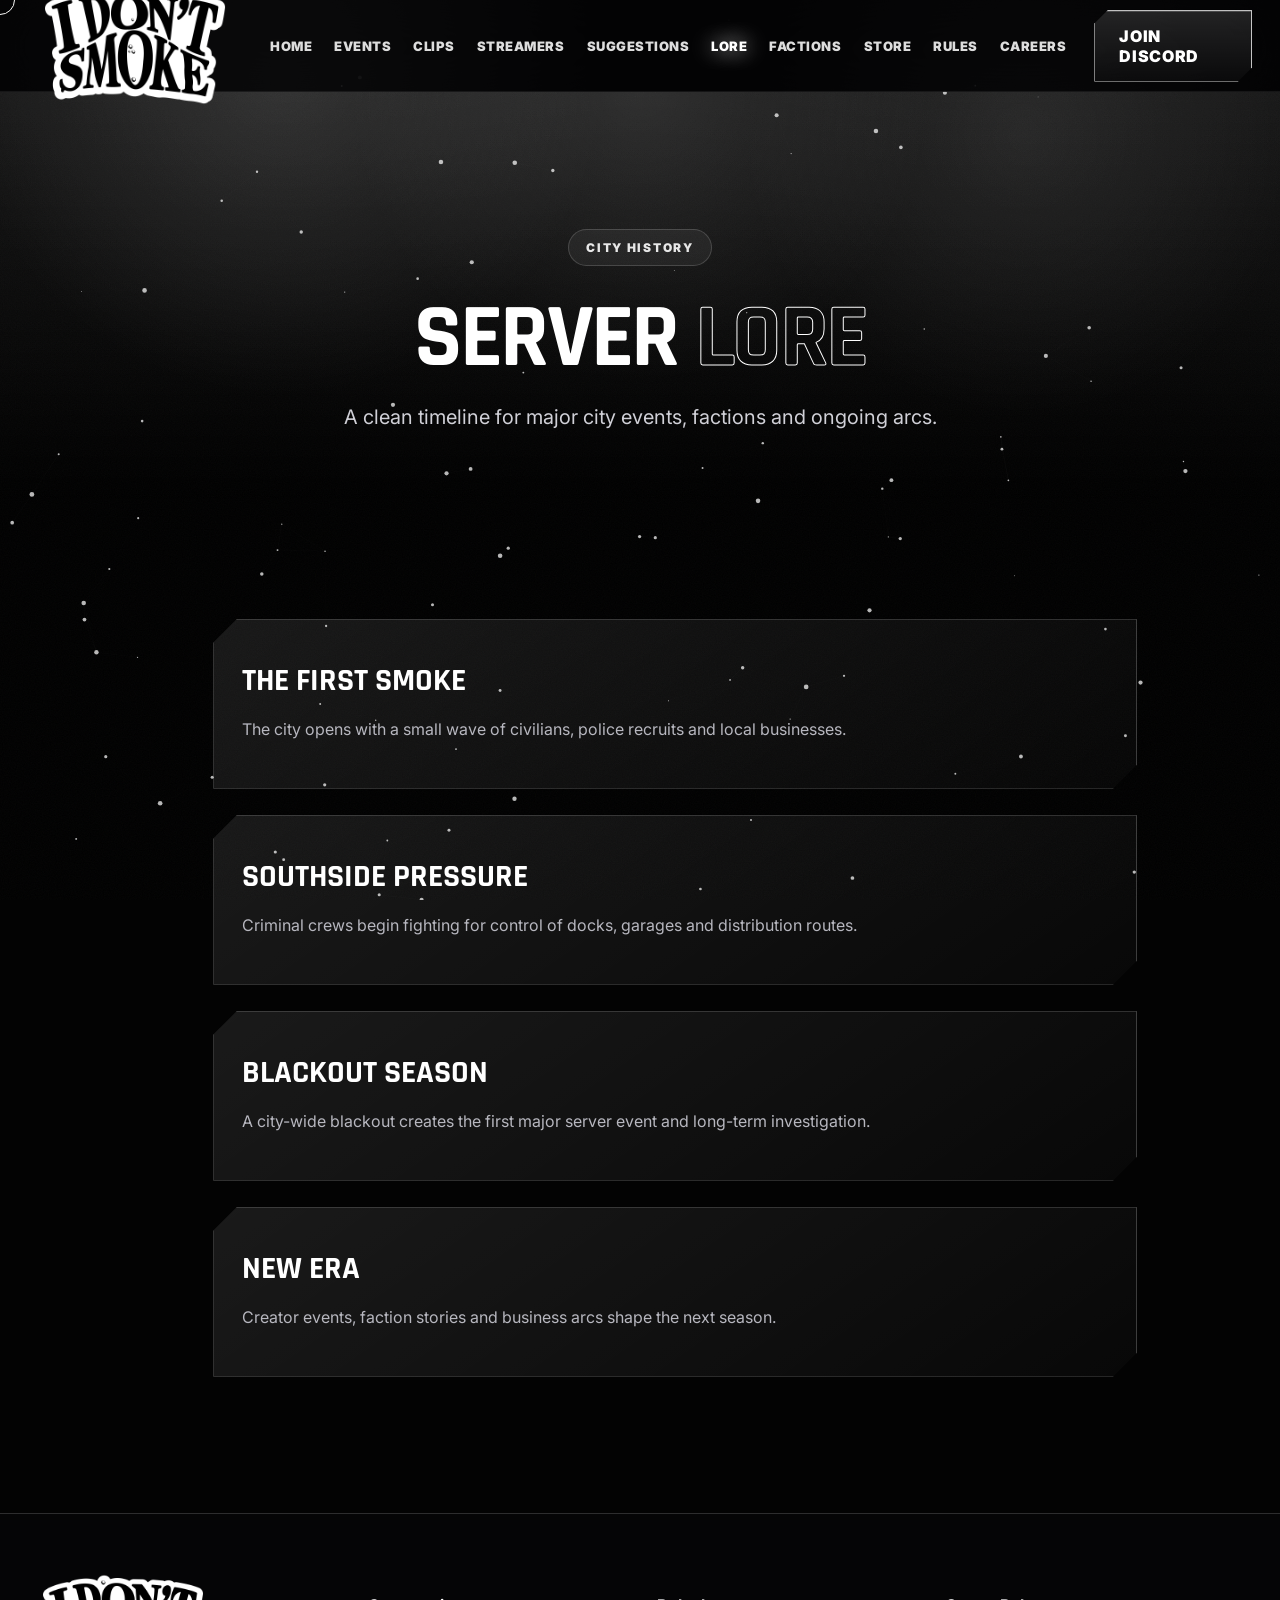
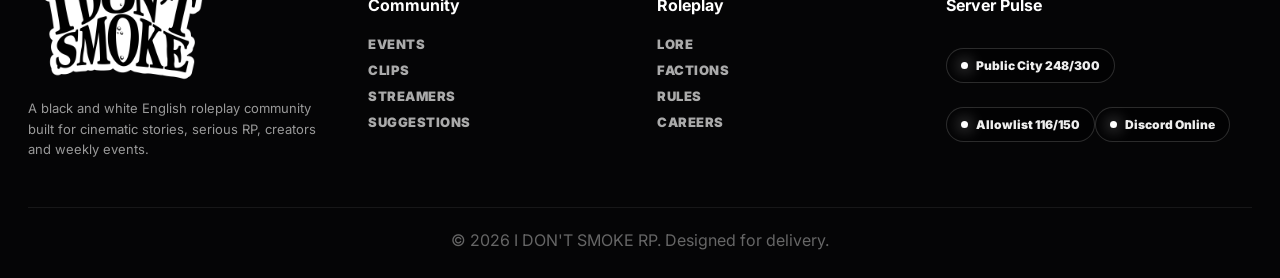
<file: lore.html>
<!doctype html>
<html lang="en"><head>
<meta charset="utf-8"><meta name="viewport" content="width=device-width,initial-scale=1">
<meta name="description" content="I DON'T SMOKE Roleplay - premium English GTA roleplay community.">
<title>Lore | I DON'T SMOKE RP</title>
<link rel="preconnect" href="https://fonts.googleapis.com"><link rel="preconnect" href="https://fonts.gstatic.com" crossorigin>
<link href="https://fonts.googleapis.com/css2?family=Inter:wght@400;500;700;900&family=Rajdhani:wght@600;700&display=swap" rel="stylesheet">
<link rel="stylesheet" href="styles.css"></head>
<body data-page="lore">
<canvas id="bg3d" aria-hidden="true"></canvas><div class="noise"></div><div class="scanline"></div><div class="cursor"></div>
<div class="loader"><div class="loader-box"><img src="assets/logo.png" alt="I DON'T SMOKE logo"><p>Loading city interface</p><div class="bar"><i></i></div></div></div>
<nav class="nav"><div class="nav-inner"><a class="brand magnetic" href="index.html"><img src="assets/logo.png" alt="I DON'T SMOKE RP"></a><button class="hamb" aria-label="Open menu"><span></span><span></span></button><div class="links"><a class="" href="index.html">Home</a><a class="" href="events.html">Events</a><a class="" href="clips.html">Clips</a><a class="" href="streamers.html">Streamers</a><a class="" href="suggestions.html">Suggestions</a><a class="active" href="lore.html">Lore</a><a class="" href="factions.html">Factions</a><a class="" href="store.html">Store</a><a class="" href="rules.html">Rules</a><a class="" href="careers.html">Careers</a></div><a class="join magnetic" href="https://discord.com" target="_blank" rel="noreferrer">Join Discord</a></div></nav>
<aside class="mobile"><button class="close">×</button><img src="assets/logo.png" alt="logo"><div><a class="" href="index.html">Home</a><a class="" href="events.html">Events</a><a class="" href="clips.html">Clips</a><a class="" href="streamers.html">Streamers</a><a class="" href="suggestions.html">Suggestions</a><a class="active" href="lore.html">Lore</a><a class="" href="factions.html">Factions</a><a class="" href="store.html">Store</a><a class="" href="rules.html">Rules</a><a class="" href="careers.html">Careers</a></div><a class="btn wide" href="https://discord.com" target="_blank">Join Discord</a></aside>
<header class="page-hero"><p class="eyebrow">CITY HISTORY</p><h1 class="title">Server <span class="outline">Lore</span></h1><p class="lead">A clean timeline for major city events, factions and ongoing arcs.</p></header><section class="section timeline"><div class="timeitem card"><span>01</span><h3>The First Smoke</h3><p>The city opens with a small wave of civilians, police recruits and local businesses.</p></div><div class="timeitem card"><span>02</span><h3>Southside Pressure</h3><p>Criminal crews begin fighting for control of docks, garages and distribution routes.</p></div><div class="timeitem card"><span>03</span><h3>Blackout Season</h3><p>A city-wide blackout creates the first major server event and long-term investigation.</p></div><div class="timeitem card"><span>04</span><h3>New Era</h3><p>Creator events, faction stories and business arcs shape the next season.</p></div></section>
<footer class="footer"><div class="footer-inner"><div><img src="assets/logo.png" alt="logo"><p class="small">A black and white English roleplay community built for cinematic stories, serious RP, creators and weekly events.</p></div><div><h4>Community</h4><a href="events.html">Events</a><a href="clips.html">Clips</a><a href="streamers.html">Streamers</a><a href="suggestions.html">Suggestions</a></div><div><h4>Roleplay</h4><a href="lore.html">Lore</a><a href="factions.html">Factions</a><a href="rules.html">Rules</a><a href="careers.html">Careers</a></div><div><h4>Server Pulse</h4><p class="pill"><span class="dot"></span>Public City 248/300</p><p class="pill"><span class="dot"></span>Allowlist 116/150</p><p class="pill"><span class="dot"></span>Discord Online</p></div></div><div class="copy">© 2026 I DON'T SMOKE RP. Designed for delivery.</div></footer>
<script src="script.js"></script></body></html>
</file>
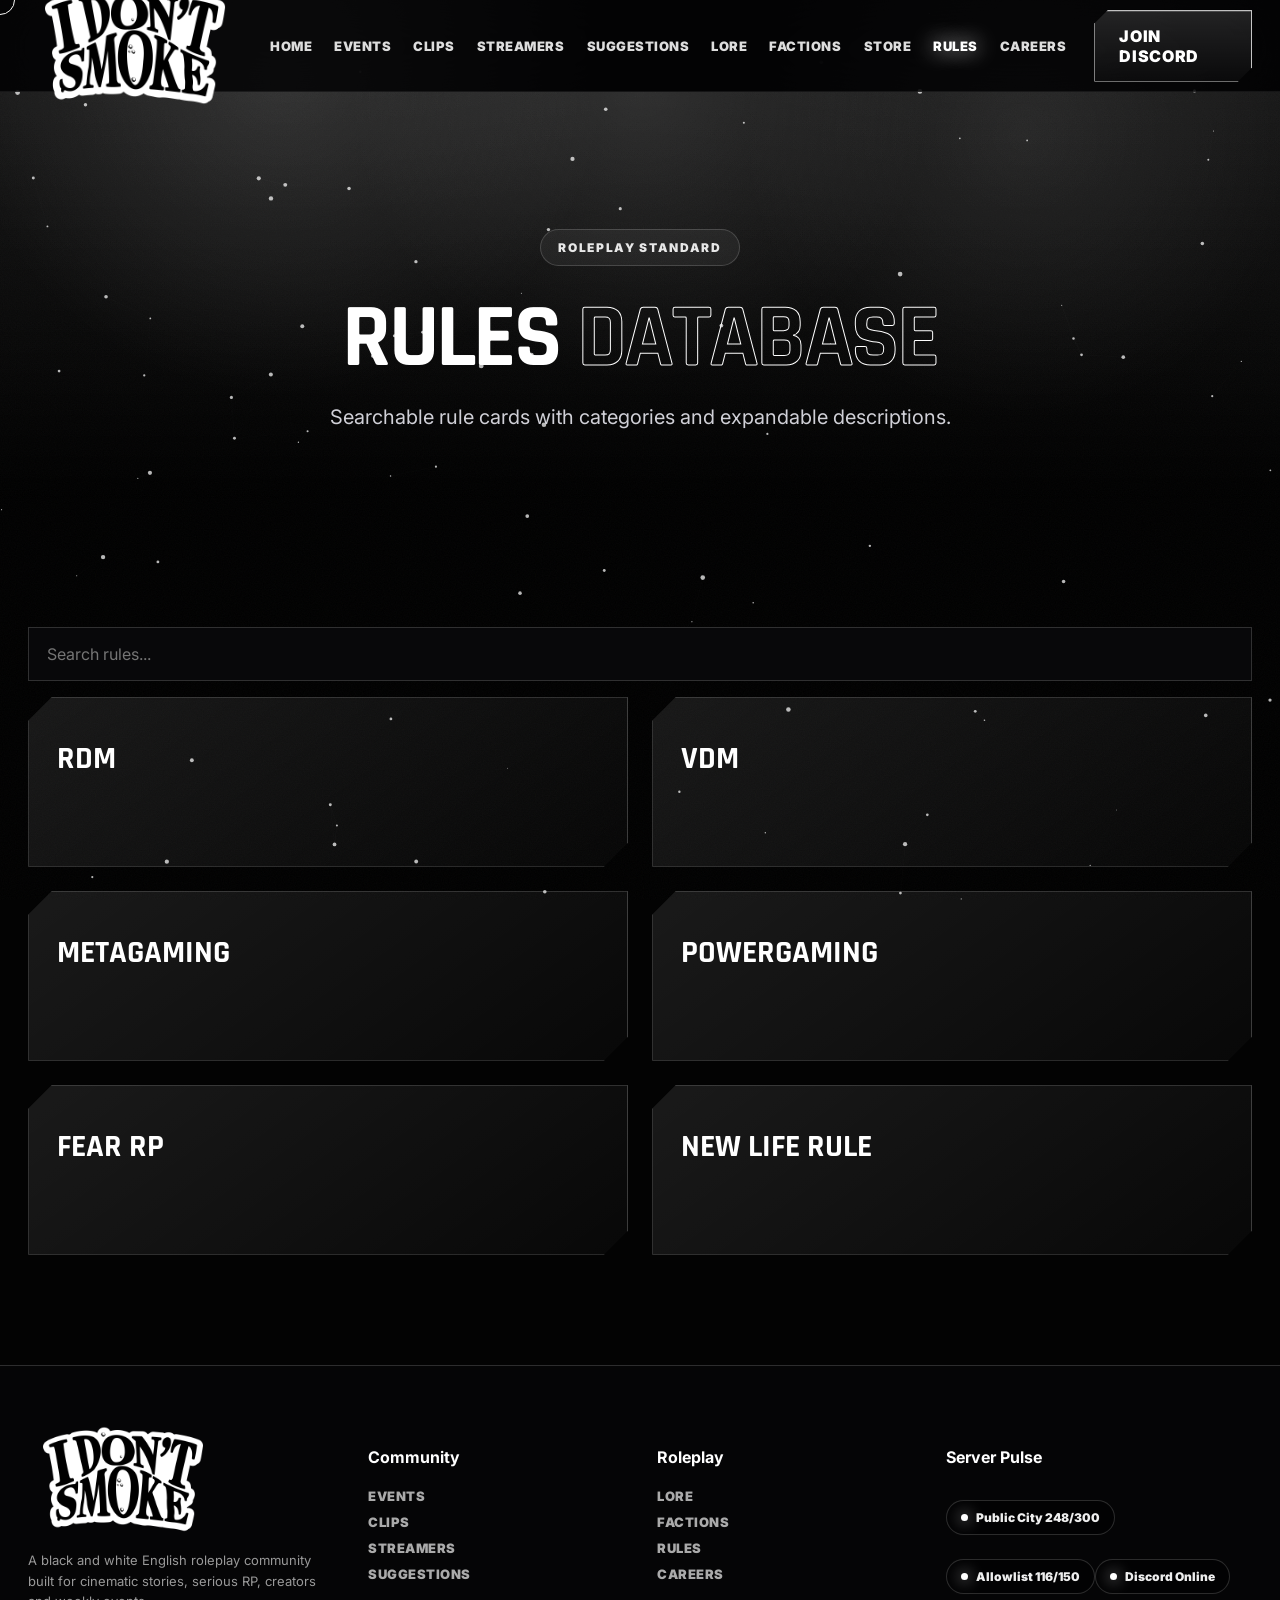
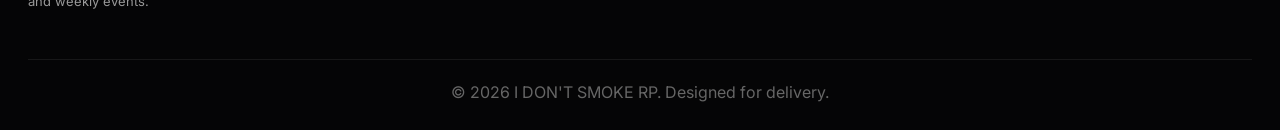
<file: rules.html>
<!doctype html>
<html lang="en"><head>
<meta charset="utf-8"><meta name="viewport" content="width=device-width,initial-scale=1">
<meta name="description" content="I DON'T SMOKE Roleplay - premium English GTA roleplay community.">
<title>Rules | I DON'T SMOKE RP</title>
<link rel="preconnect" href="https://fonts.googleapis.com"><link rel="preconnect" href="https://fonts.gstatic.com" crossorigin>
<link href="https://fonts.googleapis.com/css2?family=Inter:wght@400;500;700;900&family=Rajdhani:wght@600;700&display=swap" rel="stylesheet">
<link rel="stylesheet" href="styles.css"></head>
<body data-page="rules">
<canvas id="bg3d" aria-hidden="true"></canvas><div class="noise"></div><div class="scanline"></div><div class="cursor"></div>
<div class="loader"><div class="loader-box"><img src="assets/logo.png" alt="I DON'T SMOKE logo"><p>Loading city interface</p><div class="bar"><i></i></div></div></div>
<nav class="nav"><div class="nav-inner"><a class="brand magnetic" href="index.html"><img src="assets/logo.png" alt="I DON'T SMOKE RP"></a><button class="hamb" aria-label="Open menu"><span></span><span></span></button><div class="links"><a class="" href="index.html">Home</a><a class="" href="events.html">Events</a><a class="" href="clips.html">Clips</a><a class="" href="streamers.html">Streamers</a><a class="" href="suggestions.html">Suggestions</a><a class="" href="lore.html">Lore</a><a class="" href="factions.html">Factions</a><a class="" href="store.html">Store</a><a class="active" href="rules.html">Rules</a><a class="" href="careers.html">Careers</a></div><a class="join magnetic" href="https://discord.com" target="_blank" rel="noreferrer">Join Discord</a></div></nav>
<aside class="mobile"><button class="close">×</button><img src="assets/logo.png" alt="logo"><div><a class="" href="index.html">Home</a><a class="" href="events.html">Events</a><a class="" href="clips.html">Clips</a><a class="" href="streamers.html">Streamers</a><a class="" href="suggestions.html">Suggestions</a><a class="" href="lore.html">Lore</a><a class="" href="factions.html">Factions</a><a class="" href="store.html">Store</a><a class="active" href="rules.html">Rules</a><a class="" href="careers.html">Careers</a></div><a class="btn wide" href="https://discord.com" target="_blank">Join Discord</a></aside>
<header class="page-hero"><p class="eyebrow">ROLEPLAY STANDARD</p><h1 class="title">Rules <span class="outline">Database</span></h1><p class="lead">Searchable rule cards with categories and expandable descriptions.</p></header><section class="section"><input id="ruleSearch" class="search" placeholder="Search rules..."><div class="grid g2" id="rulesGrid"><div class="card rule" data-rule="rdm random deathmatch"><h3>RDM</h3><p class="body">Random Deathmatch is not allowed. Every conflict must have roleplay context and escalation.</p></div><div class="card rule" data-rule="vdm vehicle deathmatch"><h3>VDM</h3><p class="body">Using a vehicle as a weapon without proper roleplay is forbidden.</p></div><div class="card rule" data-rule="metagaming discord stream"><h3>Metagaming</h3><p class="body">Do not use information your character did not learn in-game.</p></div><div class="card rule" data-rule="powergaming unrealistic forced roleplay"><h3>Powergaming</h3><p class="body">Do not force outcomes or perform unrealistic actions.</p></div><div class="card rule" data-rule="fear rp fearrp life value"><h3>Fear RP</h3><p class="body">Value your character life and react realistically to threats.</p></div><div class="card rule" data-rule="new life rule nlr"><h3>New Life Rule</h3><p class="body">After death, follow staff-defined memory and return rules.</p></div></div></section>
<footer class="footer"><div class="footer-inner"><div><img src="assets/logo.png" alt="logo"><p class="small">A black and white English roleplay community built for cinematic stories, serious RP, creators and weekly events.</p></div><div><h4>Community</h4><a href="events.html">Events</a><a href="clips.html">Clips</a><a href="streamers.html">Streamers</a><a href="suggestions.html">Suggestions</a></div><div><h4>Roleplay</h4><a href="lore.html">Lore</a><a href="factions.html">Factions</a><a href="rules.html">Rules</a><a href="careers.html">Careers</a></div><div><h4>Server Pulse</h4><p class="pill"><span class="dot"></span>Public City 248/300</p><p class="pill"><span class="dot"></span>Allowlist 116/150</p><p class="pill"><span class="dot"></span>Discord Online</p></div></div><div class="copy">© 2026 I DON'T SMOKE RP. Designed for delivery.</div></footer>
<script src="script.js"></script></body></html>
</file>
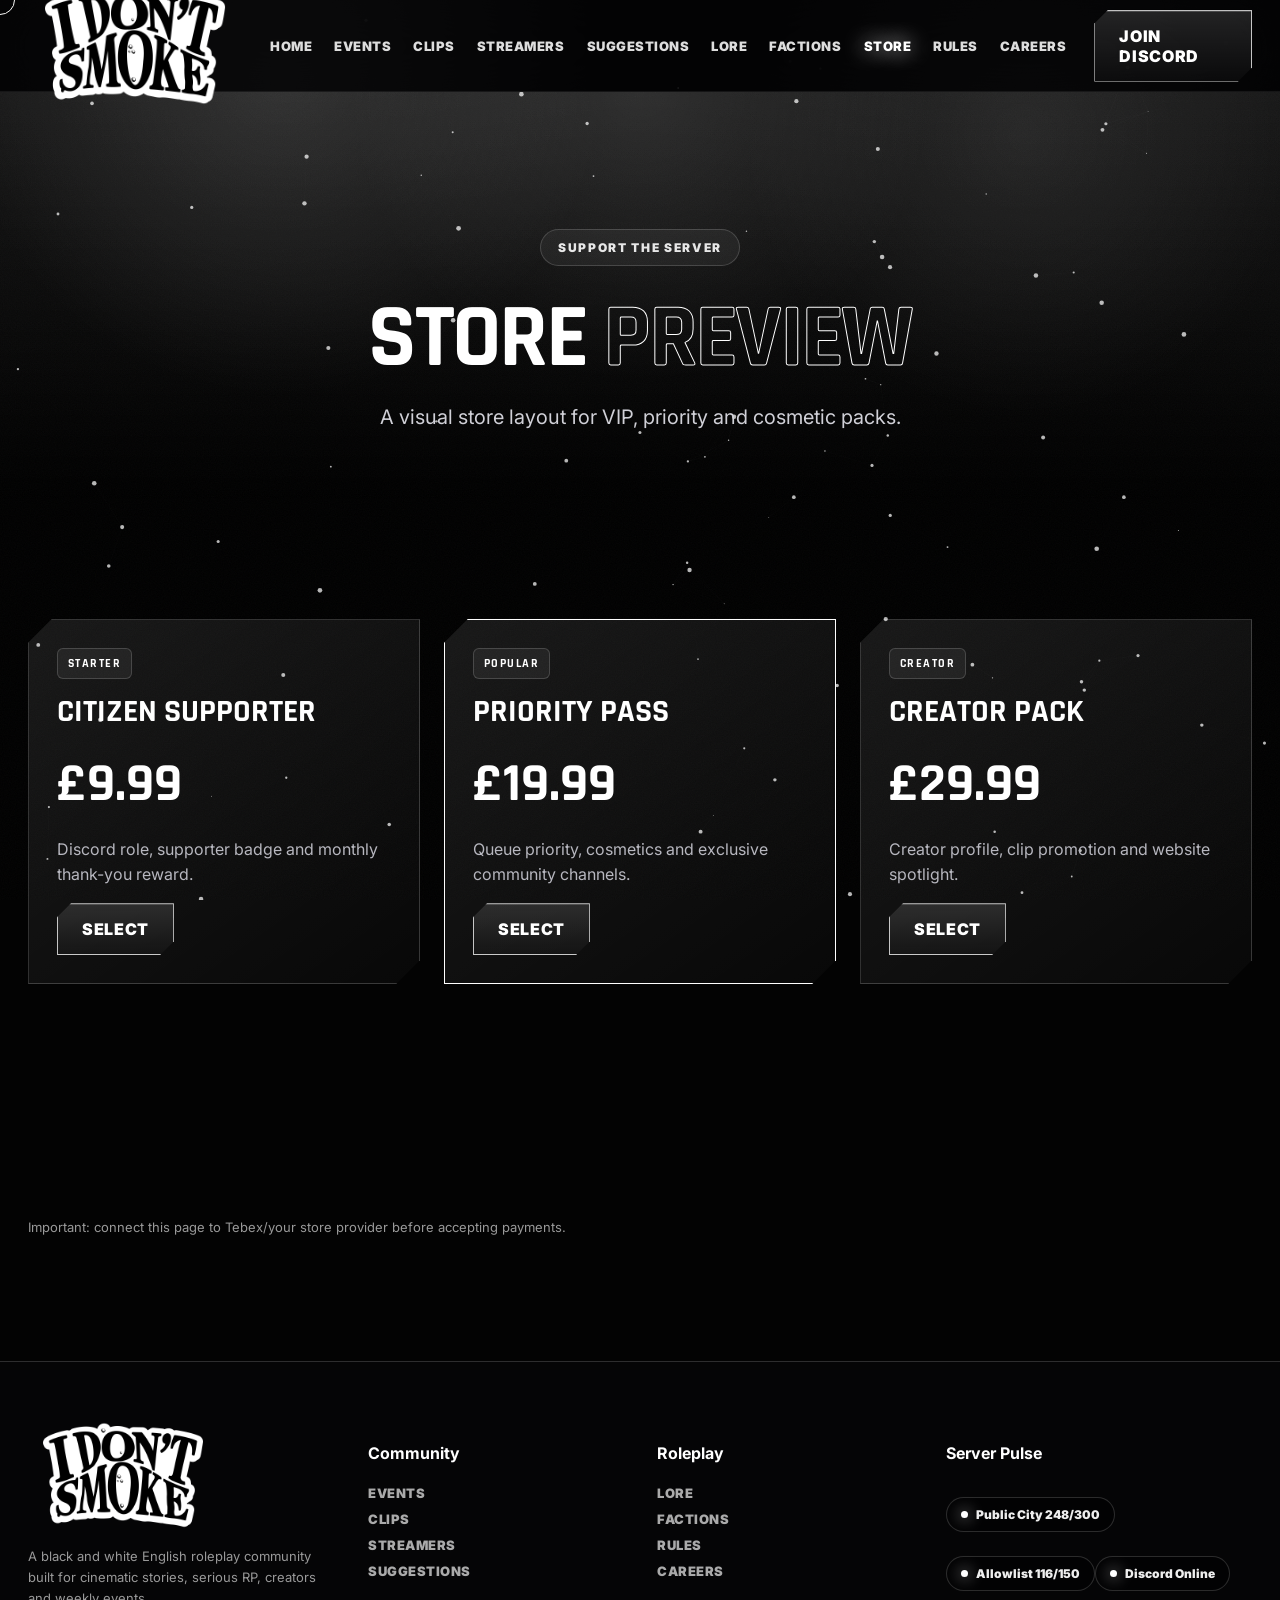
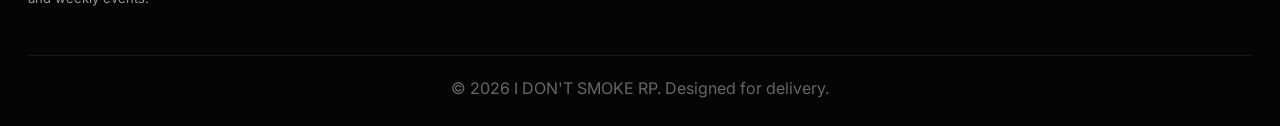
<file: store.html>
<!doctype html>
<html lang="en"><head>
<meta charset="utf-8"><meta name="viewport" content="width=device-width,initial-scale=1">
<meta name="description" content="I DON'T SMOKE Roleplay - premium English GTA roleplay community.">
<title>Store | I DON'T SMOKE RP</title>
<link rel="preconnect" href="https://fonts.googleapis.com"><link rel="preconnect" href="https://fonts.gstatic.com" crossorigin>
<link href="https://fonts.googleapis.com/css2?family=Inter:wght@400;500;700;900&family=Rajdhani:wght@600;700&display=swap" rel="stylesheet">
<link rel="stylesheet" href="styles.css"></head>
<body data-page="store">
<canvas id="bg3d" aria-hidden="true"></canvas><div class="noise"></div><div class="scanline"></div><div class="cursor"></div>
<div class="loader"><div class="loader-box"><img src="assets/logo.png" alt="I DON'T SMOKE logo"><p>Loading city interface</p><div class="bar"><i></i></div></div></div>
<nav class="nav"><div class="nav-inner"><a class="brand magnetic" href="index.html"><img src="assets/logo.png" alt="I DON'T SMOKE RP"></a><button class="hamb" aria-label="Open menu"><span></span><span></span></button><div class="links"><a class="" href="index.html">Home</a><a class="" href="events.html">Events</a><a class="" href="clips.html">Clips</a><a class="" href="streamers.html">Streamers</a><a class="" href="suggestions.html">Suggestions</a><a class="" href="lore.html">Lore</a><a class="" href="factions.html">Factions</a><a class="active" href="store.html">Store</a><a class="" href="rules.html">Rules</a><a class="" href="careers.html">Careers</a></div><a class="join magnetic" href="https://discord.com" target="_blank" rel="noreferrer">Join Discord</a></div></nav>
<aside class="mobile"><button class="close">×</button><img src="assets/logo.png" alt="logo"><div><a class="" href="index.html">Home</a><a class="" href="events.html">Events</a><a class="" href="clips.html">Clips</a><a class="" href="streamers.html">Streamers</a><a class="" href="suggestions.html">Suggestions</a><a class="" href="lore.html">Lore</a><a class="" href="factions.html">Factions</a><a class="active" href="store.html">Store</a><a class="" href="rules.html">Rules</a><a class="" href="careers.html">Careers</a></div><a class="btn wide" href="https://discord.com" target="_blank">Join Discord</a></aside>
<header class="page-hero"><p class="eyebrow">SUPPORT THE SERVER</p><h1 class="title">Store <span class="outline">Preview</span></h1><p class="lead">A visual store layout for VIP, priority and cosmetic packs.</p></header><section class="section"><div class="grid g3"><div class="card price"><span class="tag">STARTER</span><h3>Citizen Supporter</h3><b>£9.99</b><p>Discord role, supporter badge and monthly thank-you reward.</p><a class="btn">Select</a></div><div class="card price featured"><span class="tag">POPULAR</span><h3>Priority Pass</h3><b>£19.99</b><p>Queue priority, cosmetics and exclusive community channels.</p><a class="btn">Select</a></div><div class="card price"><span class="tag">CREATOR</span><h3>Creator Pack</h3><b>£29.99</b><p>Creator profile, clip promotion and website spotlight.</p><a class="btn">Select</a></div></div></section><section class="section"><p class="small">Important: connect this page to Tebex/your store provider before accepting payments.</p></section>
<footer class="footer"><div class="footer-inner"><div><img src="assets/logo.png" alt="logo"><p class="small">A black and white English roleplay community built for cinematic stories, serious RP, creators and weekly events.</p></div><div><h4>Community</h4><a href="events.html">Events</a><a href="clips.html">Clips</a><a href="streamers.html">Streamers</a><a href="suggestions.html">Suggestions</a></div><div><h4>Roleplay</h4><a href="lore.html">Lore</a><a href="factions.html">Factions</a><a href="rules.html">Rules</a><a href="careers.html">Careers</a></div><div><h4>Server Pulse</h4><p class="pill"><span class="dot"></span>Public City 248/300</p><p class="pill"><span class="dot"></span>Allowlist 116/150</p><p class="pill"><span class="dot"></span>Discord Online</p></div></div><div class="copy">© 2026 I DON'T SMOKE RP. Designed for delivery.</div></footer>
<script src="script.js"></script></body></html>
</file>
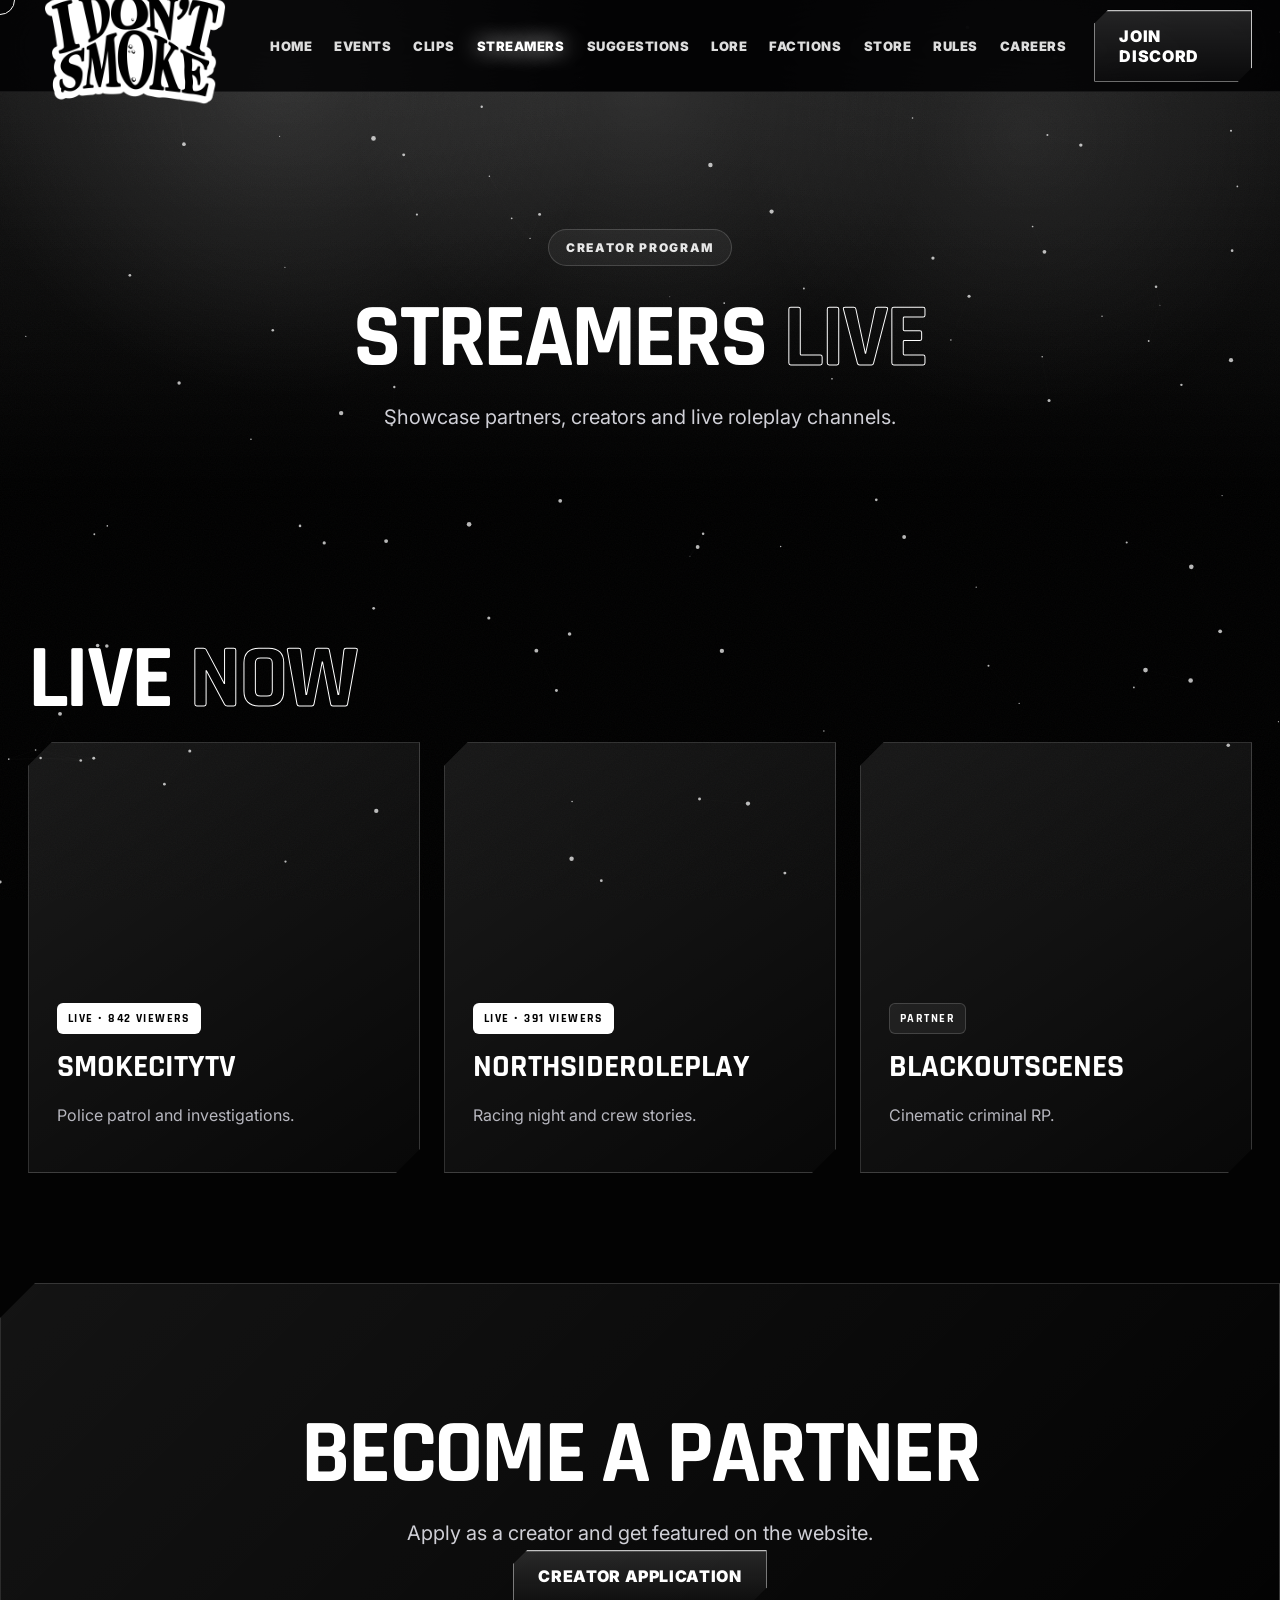
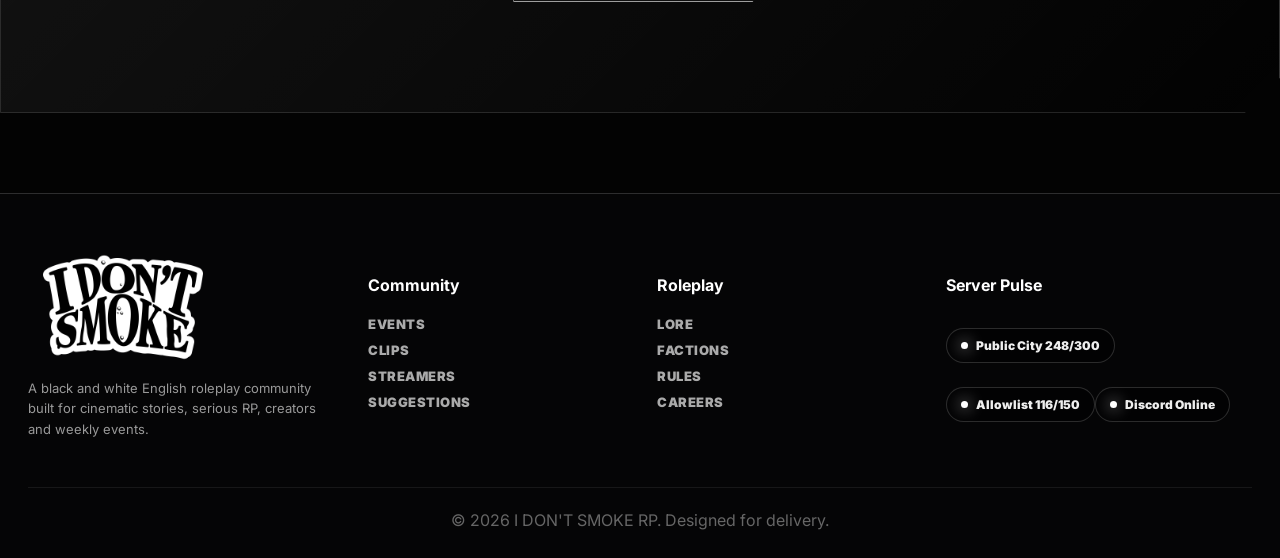
<file: streamers.html>
<!doctype html>
<html lang="en"><head>
<meta charset="utf-8"><meta name="viewport" content="width=device-width,initial-scale=1">
<meta name="description" content="I DON'T SMOKE Roleplay - premium English GTA roleplay community.">
<title>Streamers | I DON'T SMOKE RP</title>
<link rel="preconnect" href="https://fonts.googleapis.com"><link rel="preconnect" href="https://fonts.gstatic.com" crossorigin>
<link href="https://fonts.googleapis.com/css2?family=Inter:wght@400;500;700;900&family=Rajdhani:wght@600;700&display=swap" rel="stylesheet">
<link rel="stylesheet" href="styles.css"></head>
<body data-page="streamers">
<canvas id="bg3d" aria-hidden="true"></canvas><div class="noise"></div><div class="scanline"></div><div class="cursor"></div>
<div class="loader"><div class="loader-box"><img src="assets/logo.png" alt="I DON'T SMOKE logo"><p>Loading city interface</p><div class="bar"><i></i></div></div></div>
<nav class="nav"><div class="nav-inner"><a class="brand magnetic" href="index.html"><img src="assets/logo.png" alt="I DON'T SMOKE RP"></a><button class="hamb" aria-label="Open menu"><span></span><span></span></button><div class="links"><a class="" href="index.html">Home</a><a class="" href="events.html">Events</a><a class="" href="clips.html">Clips</a><a class="active" href="streamers.html">Streamers</a><a class="" href="suggestions.html">Suggestions</a><a class="" href="lore.html">Lore</a><a class="" href="factions.html">Factions</a><a class="" href="store.html">Store</a><a class="" href="rules.html">Rules</a><a class="" href="careers.html">Careers</a></div><a class="join magnetic" href="https://discord.com" target="_blank" rel="noreferrer">Join Discord</a></div></nav>
<aside class="mobile"><button class="close">×</button><img src="assets/logo.png" alt="logo"><div><a class="" href="index.html">Home</a><a class="" href="events.html">Events</a><a class="" href="clips.html">Clips</a><a class="active" href="streamers.html">Streamers</a><a class="" href="suggestions.html">Suggestions</a><a class="" href="lore.html">Lore</a><a class="" href="factions.html">Factions</a><a class="" href="store.html">Store</a><a class="" href="rules.html">Rules</a><a class="" href="careers.html">Careers</a></div><a class="btn wide" href="https://discord.com" target="_blank">Join Discord</a></aside>
<header class="page-hero"><p class="eyebrow">CREATOR PROGRAM</p><h1 class="title">Streamers <span class="outline">Live</span></h1><p class="lead">Showcase partners, creators and live roleplay channels.</p></header><section class="section"><h2 class="title">Live <span class="outline">Now</span></h2><div class="grid g3"><div class="card streamer live"><div class="media img city"></div><span class="livebadge">LIVE • 842 viewers</span><h3>SmokeCityTV</h3><p>Police patrol and investigations.</p></div><div class="card streamer live"><div class="media img race"></div><span class="livebadge">LIVE • 391 viewers</span><h3>NorthSideRoleplay</h3><p>Racing night and crew stories.</p></div><div class="card streamer"><div class="media img docks"></div><span class="tag">PARTNER</span><h3>BlackoutScenes</h3><p>Cinematic criminal RP.</p></div></div></section><section class="section cta"><h2 class="title">Become a Partner</h2><p class="lead">Apply as a creator and get featured on the website.</p><a class="btn" href="careers.html">Creator Application</a></section>
<footer class="footer"><div class="footer-inner"><div><img src="assets/logo.png" alt="logo"><p class="small">A black and white English roleplay community built for cinematic stories, serious RP, creators and weekly events.</p></div><div><h4>Community</h4><a href="events.html">Events</a><a href="clips.html">Clips</a><a href="streamers.html">Streamers</a><a href="suggestions.html">Suggestions</a></div><div><h4>Roleplay</h4><a href="lore.html">Lore</a><a href="factions.html">Factions</a><a href="rules.html">Rules</a><a href="careers.html">Careers</a></div><div><h4>Server Pulse</h4><p class="pill"><span class="dot"></span>Public City 248/300</p><p class="pill"><span class="dot"></span>Allowlist 116/150</p><p class="pill"><span class="dot"></span>Discord Online</p></div></div><div class="copy">© 2026 I DON'T SMOKE RP. Designed for delivery.</div></footer>
<script src="script.js"></script></body></html>
</file>
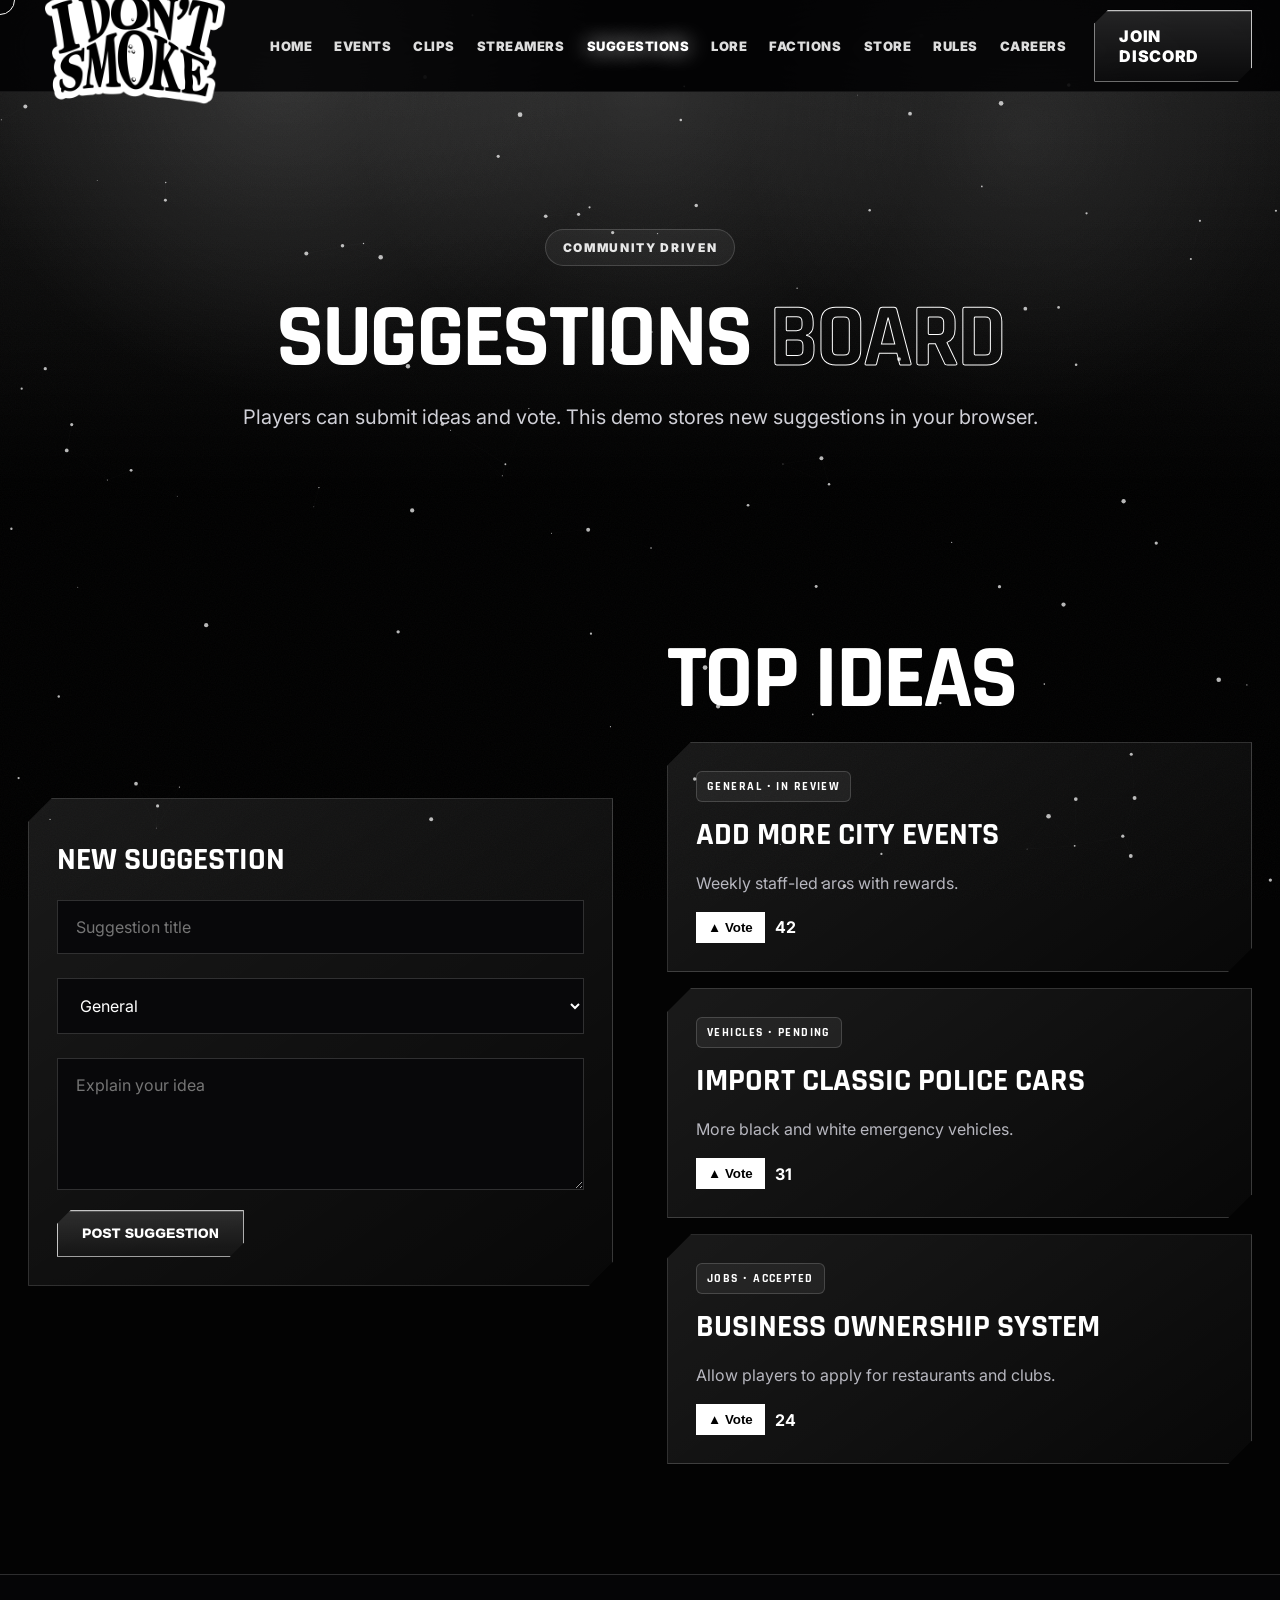
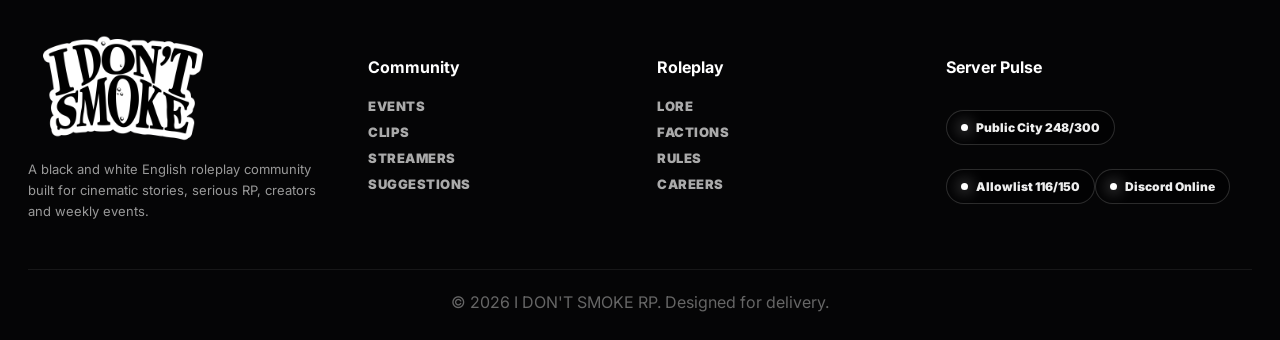
<file: suggestions.html>
<!doctype html>
<html lang="en"><head>
<meta charset="utf-8"><meta name="viewport" content="width=device-width,initial-scale=1">
<meta name="description" content="I DON'T SMOKE Roleplay - premium English GTA roleplay community.">
<title>Suggestions | I DON'T SMOKE RP</title>
<link rel="preconnect" href="https://fonts.googleapis.com"><link rel="preconnect" href="https://fonts.gstatic.com" crossorigin>
<link href="https://fonts.googleapis.com/css2?family=Inter:wght@400;500;700;900&family=Rajdhani:wght@600;700&display=swap" rel="stylesheet">
<link rel="stylesheet" href="styles.css"></head>
<body data-page="suggestions">
<canvas id="bg3d" aria-hidden="true"></canvas><div class="noise"></div><div class="scanline"></div><div class="cursor"></div>
<div class="loader"><div class="loader-box"><img src="assets/logo.png" alt="I DON'T SMOKE logo"><p>Loading city interface</p><div class="bar"><i></i></div></div></div>
<nav class="nav"><div class="nav-inner"><a class="brand magnetic" href="index.html"><img src="assets/logo.png" alt="I DON'T SMOKE RP"></a><button class="hamb" aria-label="Open menu"><span></span><span></span></button><div class="links"><a class="" href="index.html">Home</a><a class="" href="events.html">Events</a><a class="" href="clips.html">Clips</a><a class="" href="streamers.html">Streamers</a><a class="active" href="suggestions.html">Suggestions</a><a class="" href="lore.html">Lore</a><a class="" href="factions.html">Factions</a><a class="" href="store.html">Store</a><a class="" href="rules.html">Rules</a><a class="" href="careers.html">Careers</a></div><a class="join magnetic" href="https://discord.com" target="_blank" rel="noreferrer">Join Discord</a></div></nav>
<aside class="mobile"><button class="close">×</button><img src="assets/logo.png" alt="logo"><div><a class="" href="index.html">Home</a><a class="" href="events.html">Events</a><a class="" href="clips.html">Clips</a><a class="" href="streamers.html">Streamers</a><a class="active" href="suggestions.html">Suggestions</a><a class="" href="lore.html">Lore</a><a class="" href="factions.html">Factions</a><a class="" href="store.html">Store</a><a class="" href="rules.html">Rules</a><a class="" href="careers.html">Careers</a></div><a class="btn wide" href="https://discord.com" target="_blank">Join Discord</a></aside>
<header class="page-hero"><p class="eyebrow">COMMUNITY DRIVEN</p><h1 class="title">Suggestions <span class="outline">Board</span></h1><p class="lead">Players can submit ideas and vote. This demo stores new suggestions in your browser.</p></header><section class="section split"><form class="card form" id="suggestForm"><h3>New Suggestion</h3><input id="sTitle" placeholder="Suggestion title"><select id="sCat"><option>General</option><option>Vehicles</option><option>Jobs</option><option>Factions</option><option>Rules</option></select><textarea id="sBody" placeholder="Explain your idea"></textarea><button class="btn" type="submit">Post Suggestion</button></form><div><h2 class="title">Top Ideas</h2><div id="suggestionsList" class="suggestions-list"></div></div></section>
<footer class="footer"><div class="footer-inner"><div><img src="assets/logo.png" alt="logo"><p class="small">A black and white English roleplay community built for cinematic stories, serious RP, creators and weekly events.</p></div><div><h4>Community</h4><a href="events.html">Events</a><a href="clips.html">Clips</a><a href="streamers.html">Streamers</a><a href="suggestions.html">Suggestions</a></div><div><h4>Roleplay</h4><a href="lore.html">Lore</a><a href="factions.html">Factions</a><a href="rules.html">Rules</a><a href="careers.html">Careers</a></div><div><h4>Server Pulse</h4><p class="pill"><span class="dot"></span>Public City 248/300</p><p class="pill"><span class="dot"></span>Allowlist 116/150</p><p class="pill"><span class="dot"></span>Discord Online</p></div></div><div class="copy">© 2026 I DON'T SMOKE RP. Designed for delivery.</div></footer>
<script src="script.js"></script></body></html>
</file>
<file: styles.css>
:root{--bg:#030303;--bg2:#08080a;--panel:rgba(12,12,15,.78);--panel2:rgba(255,255,255,.06);--white:#fff;--muted:#b7b7bf;--soft:#777;--line:rgba(255,255,255,.16);--line2:rgba(255,255,255,.07);--shadow:0 35px 90px rgba(0,0,0,.65);--glow:0 0 40px rgba(255,255,255,.12)}*{box-sizing:border-box}html{scroll-behavior:smooth}body{margin:0;background:#030303;color:#fff;font-family:Inter,Arial,sans-serif;overflow-x:hidden}body::before{content:"";position:fixed;inset:0;background:radial-gradient(circle at 22% 8%,rgba(255,255,255,.12),transparent 25%),radial-gradient(circle at 80% 15%,rgba(255,255,255,.08),transparent 22%),linear-gradient(#050505,#000 58%);z-index:-4}.noise,.scanline{position:fixed;inset:0;pointer-events:none}.noise{opacity:.045;background-image:url('data:image/svg+xml,<svg xmlns="http://www.w3.org/2000/svg" width="220" height="220"><filter id="n"><feTurbulence type="fractalNoise" baseFrequency=".85" numOctaves="4"/></filter><rect width="100%" height="100%" filter="url(%23n)" opacity=".75"/></svg>');z-index:-1}.scanline{background:linear-gradient(transparent 94%,rgba(255,255,255,.035) 95%);background-size:100% 5px;mix-blend-mode:screen;opacity:.22;z-index:2}#bg3d{position:fixed;inset:0;z-index:-2}.cursor{position:fixed;width:30px;height:30px;border:1px solid #fff;border-radius:50%;z-index:100;pointer-events:none;mix-blend-mode:difference;transform:translate(-50%,-50%);transition:width .18s,height .18s,background .18s}.cursor.big{width:58px;height:58px;background:rgba(255,255,255,.15)}.loader{position:fixed;inset:0;background:#000;z-index:90;display:grid;place-items:center;transition:.8s cubic-bezier(.2,.8,.2,1)}.loader.hide{opacity:0;pointer-events:none}.loader-box{text-align:center}.loader img{width:min(360px,80vw);filter:drop-shadow(0 0 42px rgba(255,255,255,.65));animation:float 2.4s infinite ease-in-out}.loader p{text-transform:uppercase;letter-spacing:.35em;font-size:11px;color:#aaa}.bar{width:310px;max-width:80vw;height:2px;background:#1b1b1b;margin:22px auto;overflow:hidden}.bar i{display:block;height:100%;background:#fff;animation:load 1.4s forwards}@keyframes load{from{transform:translateX(-100%)}to{transform:translateX(0)}}@keyframes float{50%{transform:translateY(-13px) rotateX(10deg)}}.nav{height:92px;position:sticky;top:0;z-index:50;background:rgba(3,3,4,.76);backdrop-filter:blur(22px);border-bottom:1px solid var(--line2)}.nav-inner{max-width:1560px;height:100%;margin:auto;padding:0 28px;display:flex;align-items:center;gap:28px;justify-content:space-between}.brand img{width:214px;display:block}.links{display:flex;align-items:center;gap:22px}.links a,.footer a{color:#ddd;text-decoration:none;font-size:13px;font-weight:900;text-transform:uppercase;letter-spacing:.04em}.links a:hover,.links a.active{color:#fff;text-shadow:0 0 22px #fff}.join,.btn{display:inline-flex;align-items:center;justify-content:center;gap:10px;border:1px solid rgba(255,255,255,.75);color:#fff;background:linear-gradient(180deg,rgba(255,255,255,.12),rgba(255,255,255,.025));padding:15px 24px;text-decoration:none;text-transform:uppercase;font-weight:950;letter-spacing:.04em;clip-path:polygon(14px 0,100% 0,100% calc(100% - 14px),calc(100% - 14px) 100%,0 100%,0 14px);box-shadow:inset 0 1px 0 rgba(255,255,255,.18),0 15px 50px rgba(0,0,0,.35);transition:.25s}.btn:hover,.join:hover{transform:translateY(-3px);box-shadow:0 0 38px rgba(255,255,255,.15)}.btn.alt{border-color:#8f8f8f;color:#eee}.btn.ghost{background:transparent;border-color:var(--line);padding:12px 18px}.btn.wide{width:100%;margin-top:22px}.hamb{display:none;background:none;border:0;width:42px}.hamb span{display:block;height:2px;background:#fff;margin:8px}.mobile{position:fixed;right:-380px;top:0;height:100vh;width:340px;z-index:80;background:#050506;border-left:1px solid var(--line);padding:28px;transition:.35s}.mobile.open{right:0}.mobile img{width:210px}.mobile a{display:block;color:#fff;text-decoration:none;text-transform:uppercase;font-weight:900;margin:18px 0}.close{float:right;background:none;border:0;color:#fff;font-size:42px}.hero{min-height:920px;display:grid;place-items:center;text-align:center;position:relative;padding:120px 24px 90px;overflow:hidden}.hero-video{position:absolute;inset:0;background:linear-gradient(rgba(0,0,0,.2),#030303 92%),url('https://images.unsplash.com/photo-1519608487953-e999c86e7455?auto=format&fit=crop&w=2200&q=80') center/cover;filter:grayscale(1) contrast(1.12);transform:scale(1.04);animation:ken 14s infinite alternate ease-in-out;z-index:-3}@keyframes ken{to{transform:scale(1.12) translateY(-18px)}}.orb{position:absolute;width:420px;height:420px;border:1px solid rgba(255,255,255,.12);border-radius:50%;filter:blur(.2px);animation:spin 20s linear infinite;opacity:.45}.orb1{left:-130px;top:180px}.orb2{right:-170px;bottom:120px;animation-direction:reverse}@keyframes spin{to{transform:rotate(360deg)}}.hero-content{position:relative;z-index:2}.hero-logo{width:min(610px,88vw);filter:drop-shadow(0 35px 60px #000) drop-shadow(0 0 22px rgba(255,255,255,.5));transform-style:preserve-3d}.eyebrow{border:1px solid var(--line);display:inline-flex;padding:10px 17px;border-radius:50px;background:rgba(255,255,255,.055);color:#e7e7e7;font-weight:950;letter-spacing:.14em;font-size:12px;text-transform:uppercase}.hero h1,.title{font:900 clamp(48px,7vw,118px)/.88 Rajdhani,Inter,sans-serif;text-transform:uppercase;margin:22px 0;letter-spacing:-.03em}.outline{color:transparent;-webkit-text-stroke:1px #fff;text-shadow:none}.lead{font-size:20px;line-height:1.65;color:#d0d0d7;max-width:850px;margin:0 auto}.lead.left{margin:0;max-width:760px}.actions{display:flex;gap:16px;justify-content:center;flex-wrap:wrap;margin-top:34px}.status{position:absolute;top:120px;left:50%;transform:translateX(-50%);display:flex;gap:14px;justify-content:center;flex-wrap:wrap;z-index:3}.pill{display:inline-flex;align-items:center;width:max-content;padding:9px 14px;border:1px solid var(--line);border-radius:40px;background:rgba(0,0,0,.45);font-weight:950;font-size:12px;color:#eee}.dot{width:7px;height:7px;border-radius:50%;background:#fff;box-shadow:0 0 16px #fff;margin-right:8px}.scrollhint{position:absolute;bottom:30px;color:#aaa;font-size:11px;letter-spacing:.3em}.scrollhint span{display:block;width:1px;height:44px;background:#fff;margin:12px auto 0;animation:down 1.2s infinite}@keyframes down{50%{transform:translateY(12px);opacity:.4}}.section{max-width:1560px;margin:auto;padding:110px 28px;position:relative}.center{text-align:center}.grid{display:grid;gap:24px}.g4{grid-template-columns:repeat(4,1fr)}.g3{grid-template-columns:repeat(3,1fr)}.g2{grid-template-columns:repeat(2,1fr)}.split{display:grid;grid-template-columns:1fr 1fr;gap:54px;align-items:center}.card{position:relative;min-height:170px;padding:28px;background:linear-gradient(145deg,rgba(255,255,255,.095),rgba(255,255,255,.024));border:1px solid var(--line);box-shadow:var(--shadow);clip-path:polygon(24px 0,100% 0,100% calc(100% - 24px),calc(100% - 24px) 100%,0 100%,0 24px);transform-style:preserve-3d;transition:transform .18s ease,box-shadow .25s,border-color .25s;overflow:hidden}.card::before{content:"";position:absolute;inset:0;background:linear-gradient(120deg,transparent,rgba(255,255,255,.16),transparent);transform:translateX(-120%);transition:.6s}.card:hover::before{transform:translateX(120%)}.card:hover{border-color:rgba(255,255,255,.32);box-shadow:0 38px 110px rgba(0,0,0,.75),var(--glow)}.card h3{font:900 32px Rajdhani;margin:12px 0;text-transform:uppercase}.card p{color:var(--muted);line-height:1.58}.premium{background:linear-gradient(145deg,rgba(255,255,255,.16),rgba(255,255,255,.03))}.stat b{font:900 64px Rajdhani;letter-spacing:-.04em}.tag,.livebadge{display:inline-flex;border:1px solid var(--line);padding:7px 10px;border-radius:6px;background:rgba(255,255,255,.06);font:900 12px Rajdhani;text-transform:uppercase;letter-spacing:.12em}.livebadge{color:#000;background:#fff}.media{height:240px;margin:-28px -28px 20px;background:linear-gradient(135deg,#272727,#050505);display:grid;place-items:center;overflow:hidden}.img{background-size:cover;background-position:center;filter:grayscale(1) contrast(1.08)}.city{background-image:url('https://images.unsplash.com/photo-1519608487953-e999c86e7455?auto=format&fit=crop&w=1200&q=80')}.chase,.police{background-image:url('https://images.unsplash.com/photo-1493238792000-8113da705763?auto=format&fit=crop&w=1200&q=80')}.ems{background-image:url('https://images.unsplash.com/photo-1580281657521-69f3f5f53753?auto=format&fit=crop&w=1200&q=80')}.gang,.docks{background-image:url('https://images.unsplash.com/photo-1500530855697-b586d89ba3ee?auto=format&fit=crop&w=1200&q=80')}.race{background-image:url('https://images.unsplash.com/photo-1503736334956-4c8f8e92946d?auto=format&fit=crop&w=1200&q=80')}.mech{background-image:url('https://images.unsplash.com/photo-1486262715619-67b85e0b08d3?auto=format&fit=crop&w=1200&q=80')}.mini-list{display:flex;gap:12px;flex-wrap:wrap;margin-top:28px}.mini-list span{padding:12px 14px;border:1px solid var(--line);background:rgba(255,255,255,.05);text-transform:uppercase;font-weight:900;font-size:12px}.stack3d{position:relative;perspective:1200px}.big{min-height:440px}.floating{position:absolute;right:-10px;bottom:-45px;max-width:360px;background:rgba(255,255,255,.1);backdrop-filter:blur(18px)}.cta{text-align:center;border:1px solid var(--line);background:linear-gradient(135deg,rgba(255,255,255,.07),transparent);clip-path:polygon(35px 0,100% 0,100% calc(100% - 35px),calc(100% - 35px) 100%,0 100%,0 35px);margin-bottom:80px}.page-hero{text-align:center;padding:125px 28px 75px;background:linear-gradient(180deg,rgba(255,255,255,.08),transparent),radial-gradient(circle at top,rgba(255,255,255,.1),transparent 38%)}.event-toolbar{display:flex;gap:12px;flex-wrap:wrap;justify-content:center;margin-bottom:26px}.chip{border:1px solid var(--line);background:rgba(255,255,255,.04);color:#fff;padding:12px 18px;text-transform:uppercase;font-weight:950;cursor:pointer}.chip.active,.chip:hover{background:#fff;color:#000}.calendar{display:grid;grid-template-columns:repeat(7,1fr);gap:12px}.day{min-height:132px;border:1px solid var(--line);background:rgba(255,255,255,.04);padding:14px;transition:.2s}.day:hover{background:rgba(255,255,255,.08);transform:translateY(-3px)}.day b{font:900 22px Rajdhani}.day span{display:block;margin-top:8px;padding:7px;background:#fff;color:#000;font-size:12px;font-weight:950;cursor:pointer}.modal{position:fixed;inset:0;background:rgba(0,0,0,.72);display:none;place-items:center;z-index:85;padding:22px}.modal.open{display:grid}.modal-card{max-width:640px;width:100%;background:#070708;border:1px solid var(--line);box-shadow:0 40px 130px #000;padding:34px;clip-path:polygon(26px 0,100% 0,100% calc(100% - 26px),calc(100% - 26px) 100%,0 100%,0 26px)}.modal-close{float:right;background:none;border:0;color:#fff;font-size:36px;cursor:pointer}.play{width:72px;height:72px;border-radius:50%;background:#fff;color:#000;display:grid;place-items:center;font-size:28px;box-shadow:0 0 40px rgba(255,255,255,.22)}.form input,.form textarea,.form select,.search,input,textarea,select{width:100%;padding:16px 18px;border:1px solid var(--line);background:#08080a;color:#fff;margin:8px 0 16px;font:inherit}textarea{min-height:132px;resize:vertical}.suggestions-list{display:grid;gap:16px}.vote{display:flex;gap:10px;align-items:center}.vote button{background:#fff;color:#000;border:0;font-weight:900;padding:8px 12px}.timeline{max-width:1050px}.timeitem{margin:0 0 26px 70px;overflow:visible}.timeitem::after{content:"";position:absolute;left:-42px;top:0;width:1px;height:calc(100% + 28px);background:var(--line)}.timeitem span{position:absolute;left:-70px;top:20px;background:#fff;color:#000;width:42px;height:42px;border-radius:50%;display:grid;place-items:center;font-weight:950}.price b{font:900 54px Rajdhani;display:block;margin:18px 0}.featured{border-color:#fff;box-shadow:0 0 65px rgba(255,255,255,.12)}.rule{cursor:pointer}.rule .body{display:none}.rule.open .body{display:block}.footer{border-top:1px solid var(--line);padding:60px 28px 28px;background:#050506}.footer-inner{max-width:1560px;margin:auto;display:grid;grid-template-columns:1.2fr 1fr 1fr 1.2fr;gap:34px}.footer img{width:190px}.footer a{display:block;margin:10px 0;color:#aaa}.small{font-size:13px;color:#999;line-height:1.6}.copy{text-align:center;color:#666;border-top:1px solid var(--line2);max-width:1560px;margin:34px auto 0;padding-top:22px}.reveal{opacity:0;transform:translateY(35px);transition:.8s cubic-bezier(.2,.8,.2,1)}.reveal.show{opacity:1;transform:none}@media(max-width:1100px){.links{display:none}.hamb{display:block}.g4,.g3{grid-template-columns:repeat(2,1fr)}.split{grid-template-columns:1fr}.brand img{width:170px}.status{position:static;transform:none;margin-bottom:24px}.hero{min-height:820px}.floating{position:relative;right:auto;bottom:auto;margin-top:24px}}@media(max-width:720px){.g4,.g3,.g2,.footer-inner,.calendar{grid-template-columns:1fr}.section{padding:78px 18px}.page-hero{padding:96px 18px 50px}.hero h1,.title{font-size:56px}.lead{font-size:17px}.cursor{display:none}.mobile{width:100%;right:-100%}.calendar .day{min-height:88px}.nav-inner{padding:0 18px}.join{display:none}.hero-logo{width:92vw}.media{height:210px}}


/* advanced hover spotlight */
.card{position:relative;overflow:hidden;transform-style:preserve-3d;transition:transform .25s ease, box-shadow .25s ease}
.card::before{
content:"";
position:absolute;
width:220px;height:220px;
border:1px solid rgba(255,255,255,.8);
border-radius:50%;
left:var(--mx,50%);top:var(--my,50%);
transform:translate(-50%,-50%) scale(0);
opacity:0;
pointer-events:none;
transition:all .25s ease;
}
.card::after{
content:"";
position:absolute;inset:0;
background:radial-gradient(circle at var(--mx,50%) var(--my,50%), rgba(255,255,255,.16), transparent 35%);
opacity:0;
transition:.25s;
pointer-events:none;
}
.card:hover::before,.card:hover::after{opacity:1}
.card:hover::before{transform:translate(-50%,-50%) scale(1)}
.card:hover img{transform:scale(1.08)}
.card img{transition:transform .4s ease}

/* FIX: softer hover, no big visible oval line */
.card::before{
  display:none !important;
  border:0 !important;
  width:0 !important;
  height:0 !important;
}
.card::after{
  content:"";
  position:absolute;
  inset:0;
  background:
    radial-gradient(circle at var(--mx,50%) var(--my,50%), rgba(255,255,255,.18), rgba(255,255,255,.06) 18%, transparent 42%),
    linear-gradient(120deg, transparent, rgba(255,255,255,.08), transparent);
  opacity:0;
  transition:opacity .22s ease;
  pointer-events:none;
  z-index:1;
}
.card:hover::after{opacity:1;}
.card > *{position:relative;z-index:2;}
.card:hover{
  outline:1px solid rgba(255,255,255,.22);
  box-shadow:0 30px 90px rgba(0,0,0,.72), 0 0 34px rgba(255,255,255,.08);
}
.card .media,.card .img{transition:transform .45s ease, filter .45s ease;}
.card:hover .media,.card:hover .img{transform:scale(1.035);filter:grayscale(1) contrast(1.15) brightness(1.08);}
</file>
